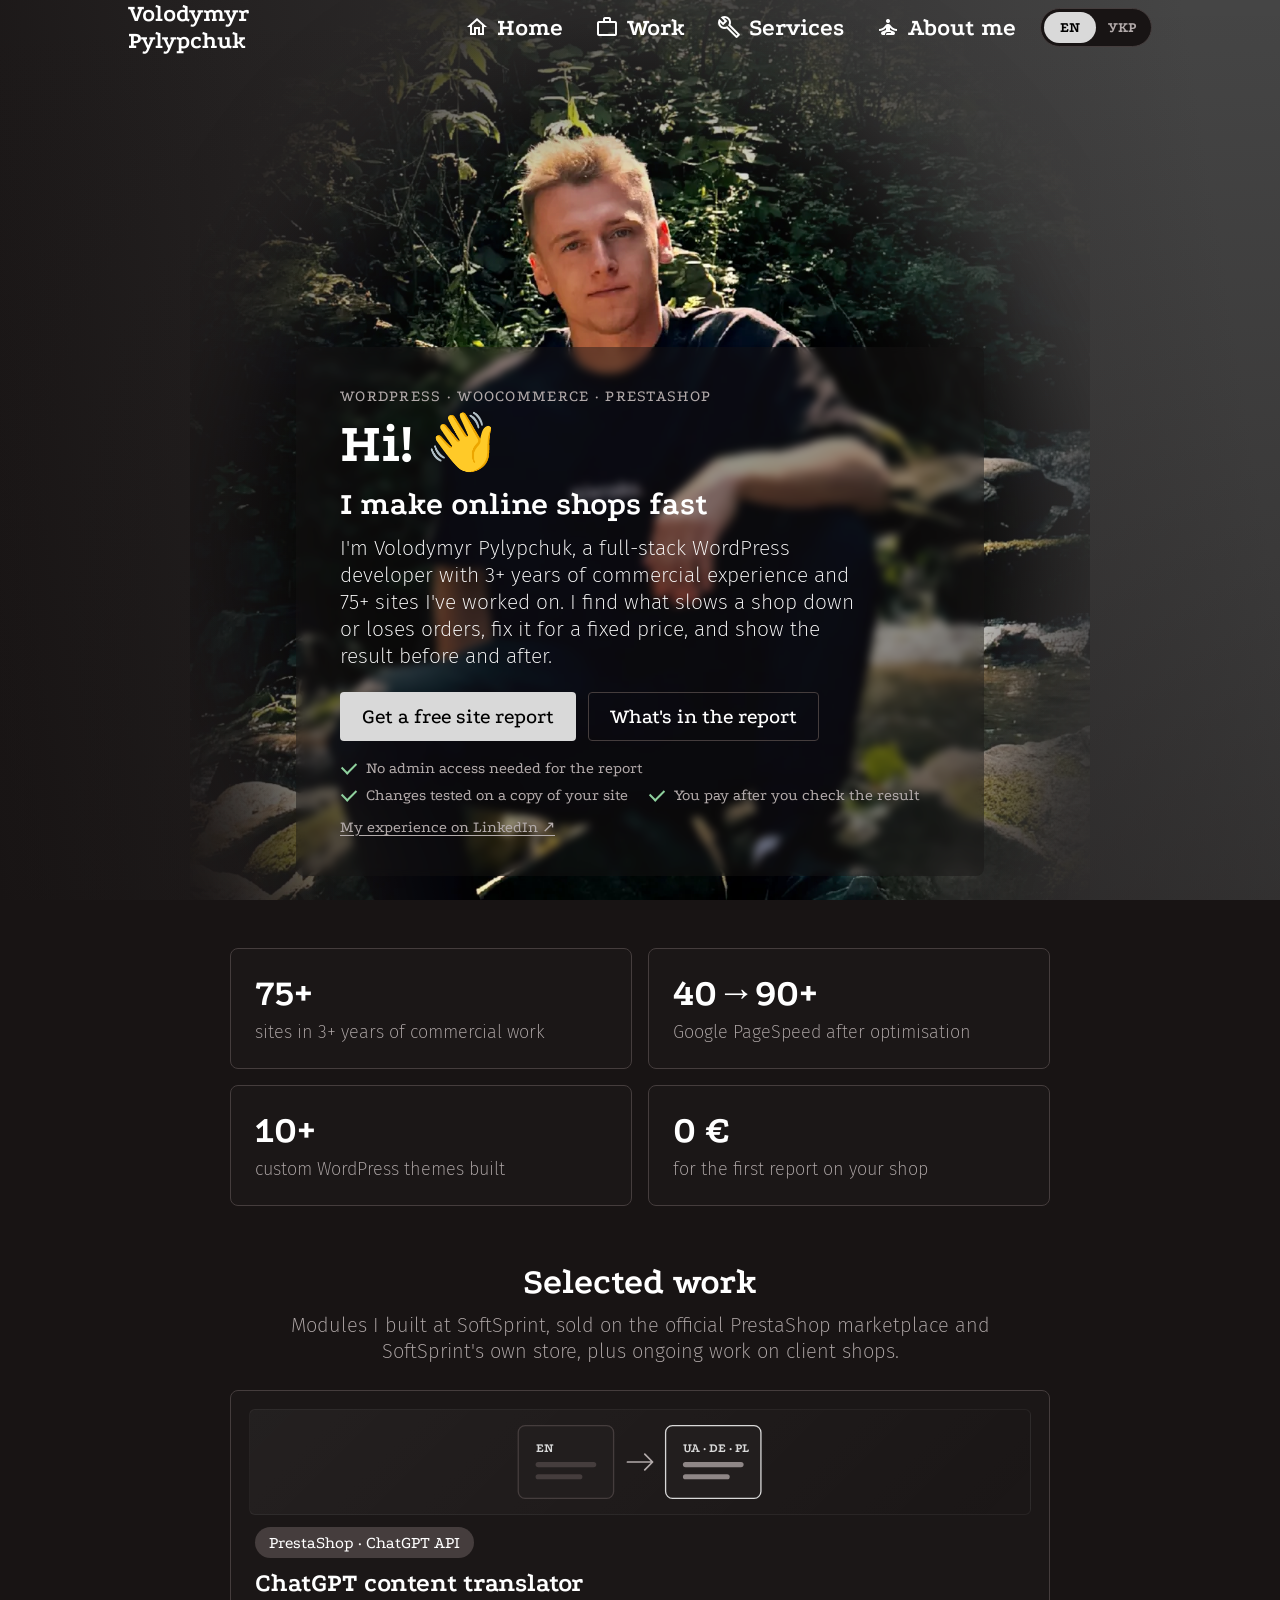
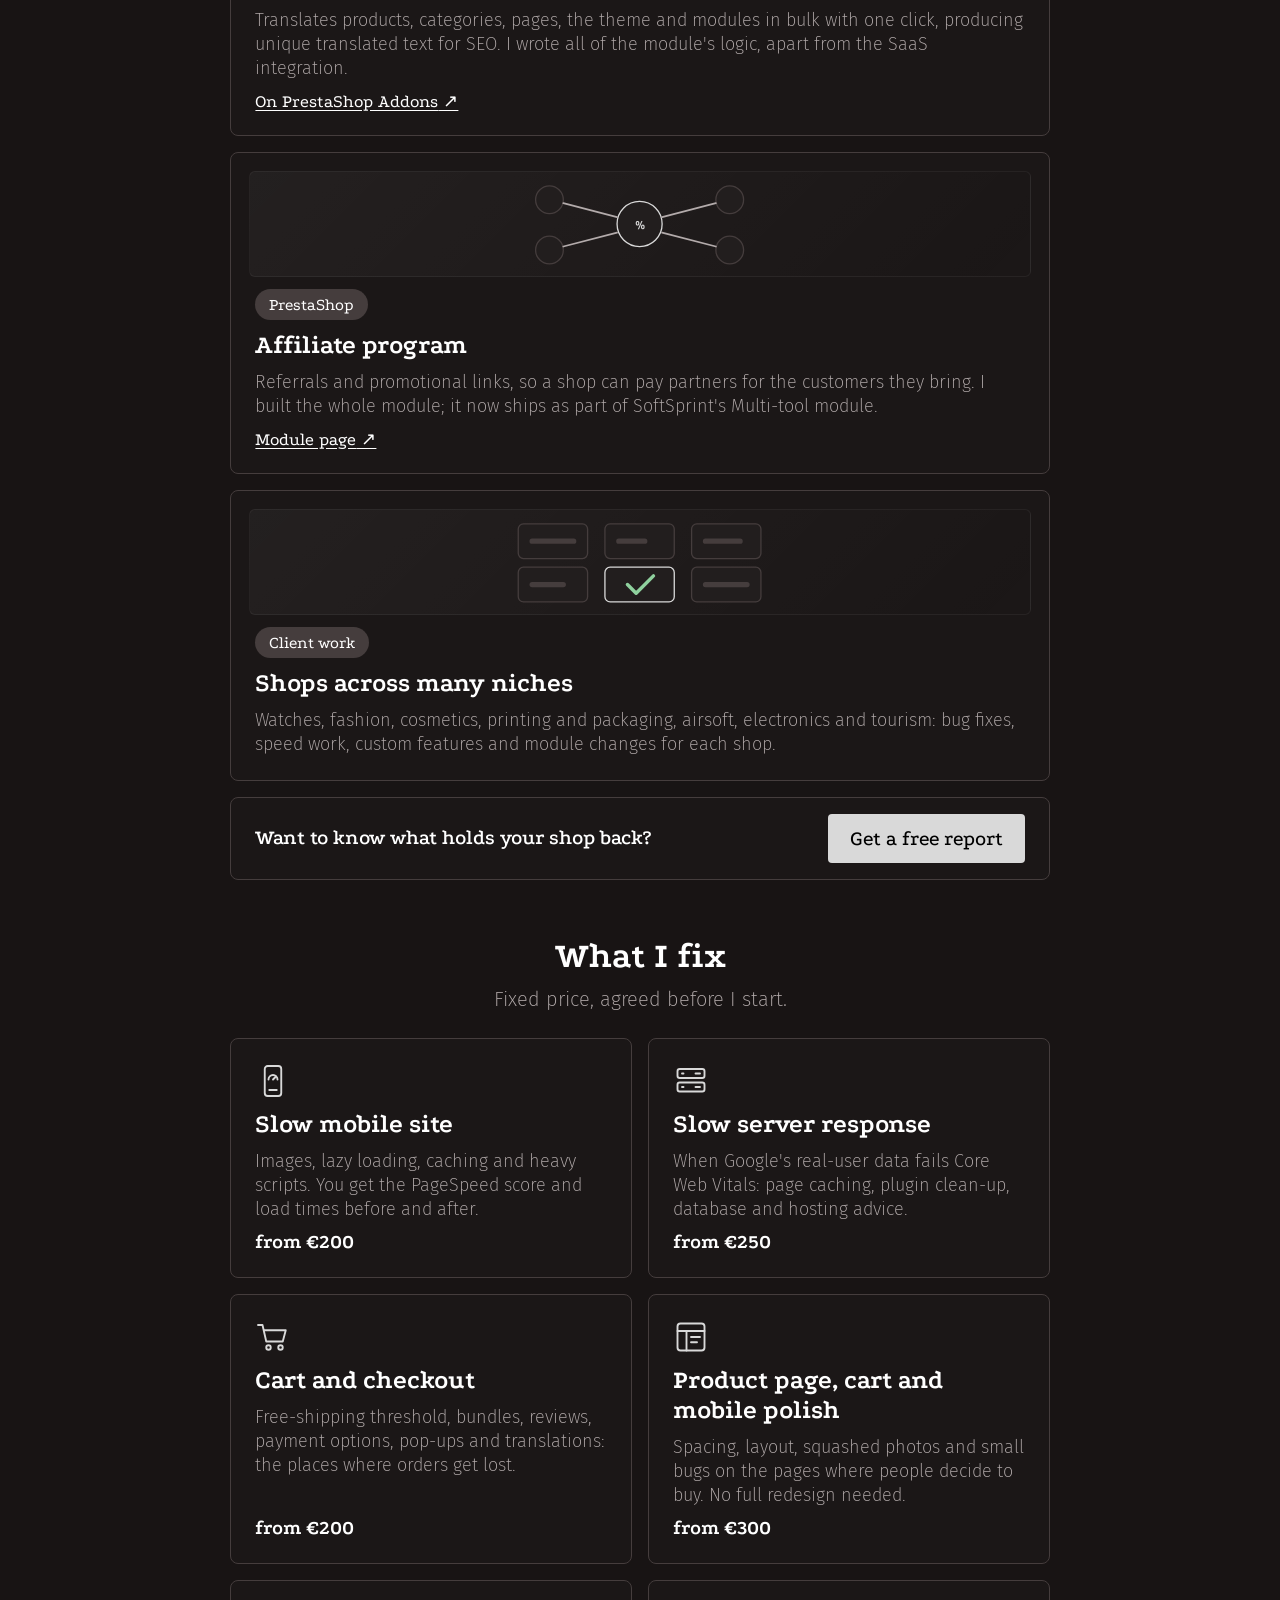
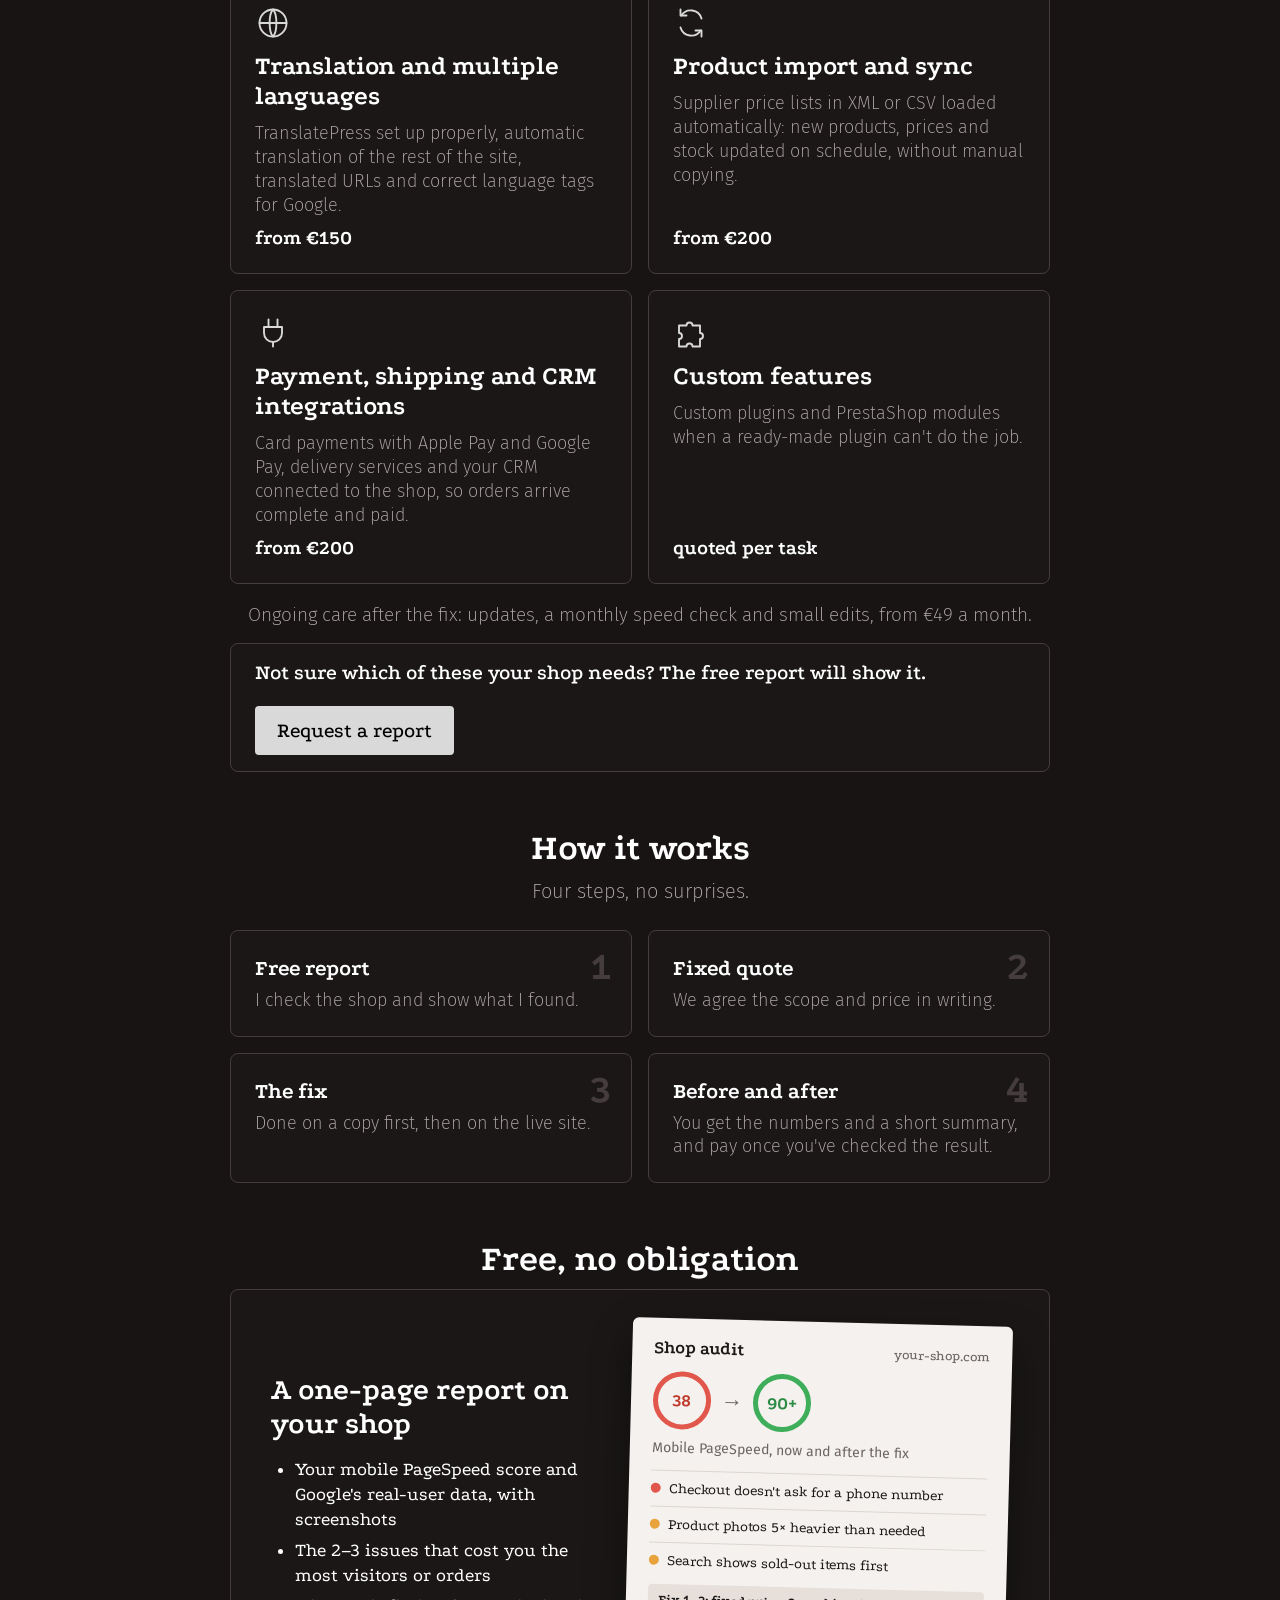
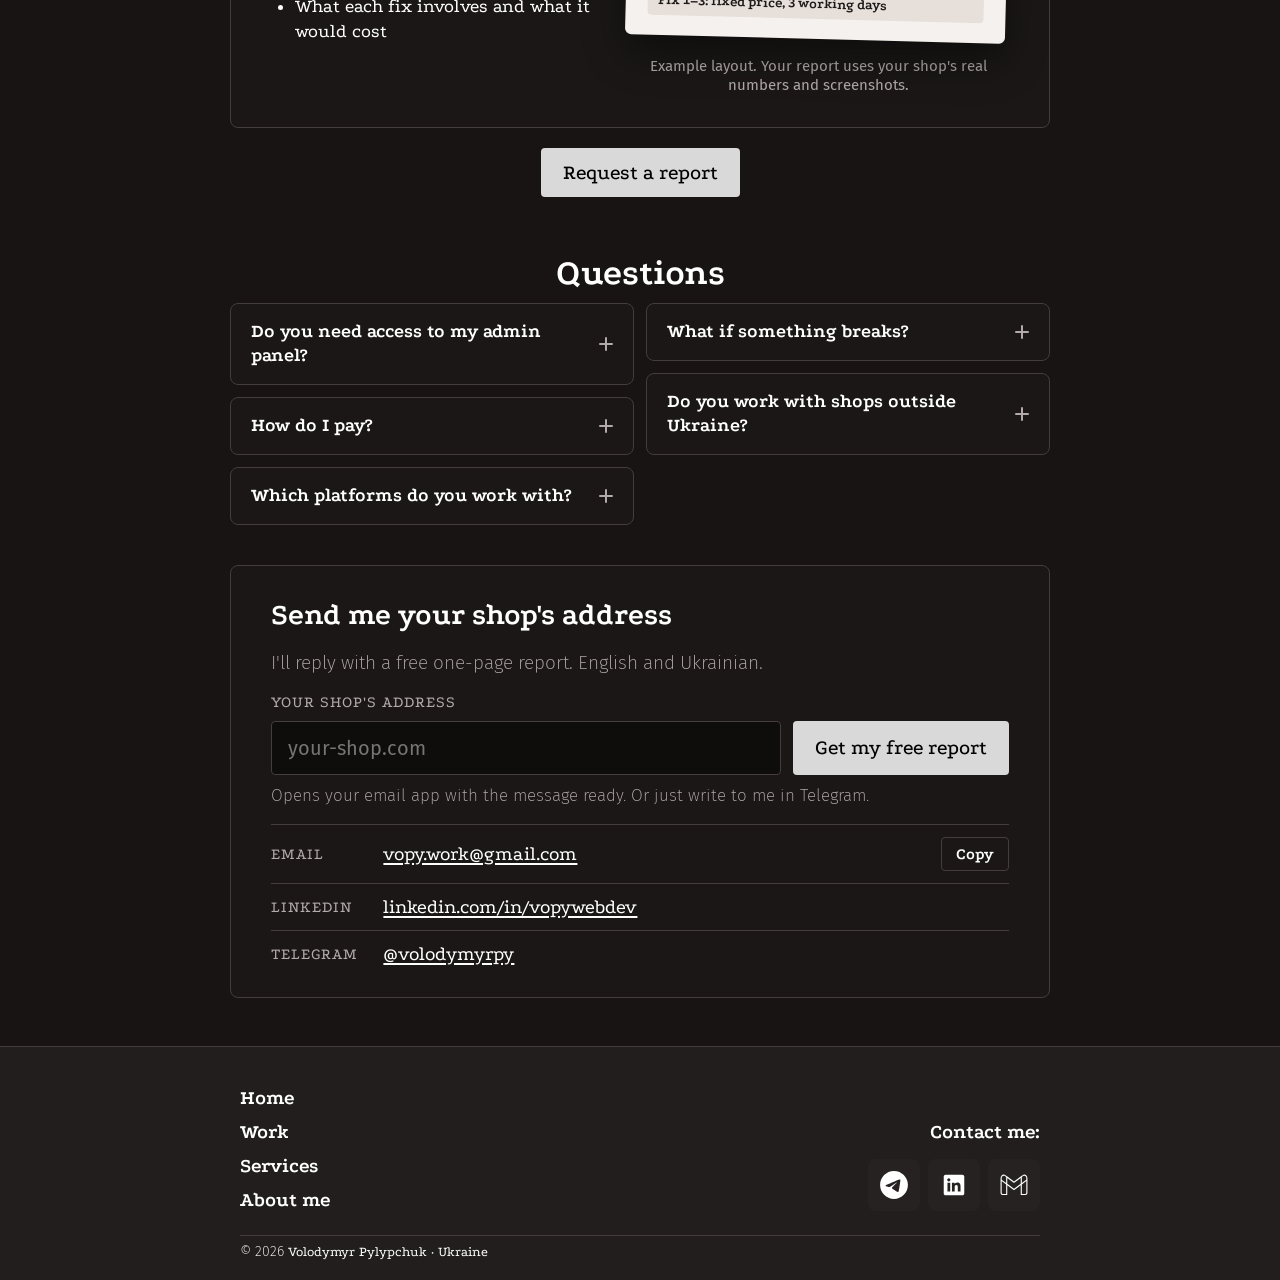
<file: index.html>
<!doctype html>
<html lang="en">
<head>
  <meta charset="utf-8">
  <meta name="viewport" content="width=device-width, initial-scale=1">
  <title data-en="Volodymyr Pylypchuk · WordPress & PrestaShop developer" data-uk="Володимир Пилипчук · розробник WordPress і PrestaShop">Volodymyr Pylypchuk · WordPress & PrestaShop developer</title>
  <meta name="description" content="Volodymyr Pylypchuk, full-stack WordPress, WooCommerce and PrestaShop developer. I make online shops load fast and sell without friction.">
  <meta property="og:type" content="website">
  <meta property="og:title" content="Volodymyr Pylypchuk · WordPress & PrestaShop developer">
  <meta property="og:description" content="Volodymyr Pylypchuk, full-stack WordPress, WooCommerce and PrestaShop developer. I make online shops load fast and sell without friction.">
  <meta property="og:url" content="https://vopy03.github.io/portfolio/">
  <meta property="og:image" content="https://vopy03.github.io/portfolio/assets/img/og.jpg">
  <meta property="og:image:width" content="1200">
  <meta property="og:image:height" content="630">
  <meta name="twitter:card" content="summary_large_image">
  <link rel="canonical" href="https://vopy03.github.io/portfolio/">
  <link rel="icon" href="favicon.ico">
  <link rel="preconnect" href="https://fonts.googleapis.com">
  <link rel="preconnect" href="https://fonts.gstatic.com" crossorigin>
  <link rel="stylesheet" href="https://fonts.googleapis.com/css2?family=Podkova:wght@400;500;600;700&family=Fira+Sans:wght@300&display=swap">
  <link rel="stylesheet" href="https://fonts.googleapis.com/icon?family=Material+Icons+Outlined&display=block">
  <link rel="stylesheet" href="assets/css/style.css">
</head>
<body>
<script>(function(){var h=location.hash.slice(1),s=null;try{s=localStorage.getItem('lang')}catch(e){}var l=h==='uk'||h==='en'?h:(s||((navigator.language||'').toLowerCase().indexOf('uk')===0?'uk':'en'));if(l==='uk')document.body.classList.add('uk')})()</script>
<div class="transit"></div>
  <main>
    <div class="header">
      <a href="index.html" class="plink"><span class="logo-name"><span data-l="en">Volodymyr<br>Pylypchuk</span><span data-l="uk">Володимир<br>Пилипчук</span></span></a>
      <div class="header-right">
        <nav class="header-btns" aria-label="Main">
          <a href="index.html" class="header-btn plink"><span class="material-icons-outlined" aria-hidden="true">home</span><span class="header-btn-label"><span data-l="en">Home</span><span data-l="uk">Головна</span></span></a>
          <a href="index.html#work" class="header-btn"><span class="material-icons-outlined" aria-hidden="true">work_outline</span><span class="header-btn-label"><span data-l="en">Work</span><span data-l="uk">Роботи</span></span></a>
          <a href="index.html#services" class="header-btn"><span class="material-icons-outlined" aria-hidden="true">build</span><span class="header-btn-label"><span data-l="en">Services</span><span data-l="uk">Послуги</span></span></a>
          <a href="about.html" class="header-btn plink"><span class="material-icons-outlined" aria-hidden="true">self_improvement</span><span class="header-btn-label"><span data-l="en">About me</span><span data-l="uk">Про мене</span></span></a>
        </nav>
        <div class="lang" role="group" aria-label="Language">
          <button type="button" data-set="en" aria-pressed="true">EN</button>
          <button type="button" data-set="uk" aria-pressed="false">УКР</button>
        </div>
        <button type="button" class="header-burger-menu-btn" data-menu="open" aria-label="Menu"><span class="material-icons-outlined" aria-hidden="true">menu</span></button>
      </div>
      <div class="offcanvas-backdrop"></div>
      <div class="offcanvas" aria-hidden="true">
        <div class="offcanvas-header">
          <button type="button" class="material-icons-outlined btn-close" data-menu="close" aria-label="Close">close</button>
        </div>
        <div class="offcanvas-body">
          <nav class="header-btns" aria-label="Mobile">
          <a href="index.html" class="header-btn plink"><span class="material-icons-outlined" aria-hidden="true">home</span><span class="header-btn-label"><span data-l="en">Home</span><span data-l="uk">Головна</span></span></a>
          <a href="index.html#work" class="header-btn"><span class="material-icons-outlined" aria-hidden="true">work_outline</span><span class="header-btn-label"><span data-l="en">Work</span><span data-l="uk">Роботи</span></span></a>
          <a href="index.html#services" class="header-btn"><span class="material-icons-outlined" aria-hidden="true">build</span><span class="header-btn-label"><span data-l="en">Services</span><span data-l="uk">Послуги</span></span></a>
          <a href="about.html" class="header-btn plink"><span class="material-icons-outlined" aria-hidden="true">self_improvement</span><span class="header-btn-label"><span data-l="en">About me</span><span data-l="uk">Про мене</span></span></a>
          </nav>
          <a class="p-more-btn offcanvas-cta" href="#contact"><span data-l="en">Get a free site report</span><span data-l="uk">Отримати безкоштовний звіт</span></a>
        </div>
      </div>
    </div>
    <div class="welcome-block">
      <img alt="Volodymyr Pylypchuk" class="main-pic" src="assets/img/self.webp" width="1200" height="1200" fetchpriority="high">
      <div class="wrapper">
        <div class="first-text">
          <span class="ft-eyebrow">WordPress · WooCommerce · PrestaShop</span>
          <h1 class="ft-accent" data-l="en">Hi! 👋</h1><h1 class="ft-accent" data-l="uk">Привіт! 👋</h1>
          <h2 class="ft-subaccent" data-l="en">
            <div>I make online shops fast</div>
            <div>Fixed price, agreed upfront</div>
            <div>PageSpeed ~40 → 90+</div>
            <div>75+ sites in 3+ years</div>
            <div>I build PrestaShop modules</div>
          </h2>
          <h2 class="ft-subaccent" data-l="uk">
            <div>Роблю магазини швидкими</div>
            <div>Фіксована ціна наперед</div>
            <div>PageSpeed ~40 → 90+</div>
            <div>75+ сайтів за 3+ роки</div>
            <div>Створюю модулі PrestaShop</div>
          </h2>
          <p class="ft-solid" data-l="en">I'm Volodymyr Pylypchuk, a full-stack WordPress developer with 3+ years of commercial experience and 75+ sites I've worked on. I find what slows a shop down or loses orders, fix it for a fixed price, and show the result before and after.</p>
          <p class="ft-solid" data-l="uk">Я Володимир Пилипчук, full-stack розробник на WordPress, понад 3 роки комерційного досвіду і понад 75 сайтів, з якими я працював. Знаходжу, що гальмує магазин або губить замовлення, виправляю за фіксовану ціну й показую результат до і після.</p>
          <div class="ft-cta">
            <a class="p-more-btn" href="#contact"><span data-l="en">Get a free site report</span><span data-l="uk">Отримати безкоштовний звіт</span></a>
            <a class="ghost-btn" href="#report"><span data-l="en">What's in the report</span><span data-l="uk">Що буде у звіті</span></a>
          </div>
          <ul class="ft-trust" data-l="en">
            <li>No admin access needed for the report</li>
            <li>Changes tested on a copy of your site</li>
            <li>You pay after you check the result</li>
          </ul>
          <ul class="ft-trust" data-l="uk">
            <li>Для звіту не потрібен доступ до адмінки</li>
            <li>Зміни спершу перевіряю на копії сайту</li>
            <li>Оплата після того, як перевірите результат</li>
          </ul>
          <a class="ft-linkedin" href="https://www.linkedin.com/in/vopywebdev/" target="_blank" rel="noopener"><span data-l="en">My experience on LinkedIn</span><span data-l="uk">Мій досвід на LinkedIn</span> ↗</a>
        </div>
      </div>
    </div>
    <div class="main-content">
      <div class="wrapper">
        <div class="facts">
          <div class="fact panel"><b>75+</b><span data-l="en">sites in 3+ years of commercial work</span><span data-l="uk">сайтів за 3+ роки комерційного досвіду</span></div>
          <div class="fact panel"><b>40→90+</b><span data-l="en">Google PageSpeed after optimisation</span><span data-l="uk">Google PageSpeed після оптимізації</span></div>
          <div class="fact panel"><b>10+</b><span data-l="en">custom WordPress themes built</span><span data-l="uk">власних тем WordPress</span></div>
          <div class="fact panel"><b data-l="en">0 €</b><b data-l="uk">0 грн</b><span data-l="en">for the first report on your shop</span><span data-l="uk">перший звіт по вашому магазину</span></div>
        </div>

        <div id="work"></div>
        <h3 class="before-projects-label" data-l="en">Selected work</h3><h3 class="before-projects-label" data-l="uk">Вибрані роботи</h3>
        <p class="section-sub" data-l="en">Modules I built at SoftSprint, sold on the official PrestaShop marketplace and SoftSprint's own store, plus ongoing work on client shops.</p><p class="section-sub" data-l="uk">Модулі, які я створив у SoftSprint (продаються на офіційному маркетплейсі PrestaShop і в магазині SoftSprint), і робота з магазинами клієнтів.</p>
        <div class="cards">
          <article class="card panel">
            <div class="card-art" aria-hidden="true">
              <svg viewBox="0 0 320 120" role="presentation">
                <rect x="20" y="18" width="110" height="84" rx="8" class="a-box"/>
                <text x="40" y="48" class="a-label">EN</text>
                <rect x="40" y="60" width="70" height="6" rx="3" class="a-line"/>
                <rect x="40" y="74" width="54" height="6" rx="3" class="a-line"/>
                <path d="M146 60h28m-8-9 9 9-9 9" class="a-arrow"/>
                <rect x="190" y="18" width="110" height="84" rx="8" class="a-box a-hi"/>
                <text x="210" y="48" class="a-label">UA · DE · PL</text>
                <rect x="210" y="60" width="70" height="6" rx="3" class="a-line a-line-hi"/>
                <rect x="210" y="74" width="54" height="6" rx="3" class="a-line a-line-hi"/>
              </svg>
            </div>
            <span class="tag">PrestaShop · ChatGPT API</span>
            <h3 data-l="en">ChatGPT content translator</h3><h3 data-l="uk">Перекладач контенту на ChatGPT</h3>
            <p data-l="en">Translates products, categories, pages, the theme and modules in bulk with one click, producing unique translated text for SEO. I wrote all of the module's logic, apart from the SaaS integration.</p><p data-l="uk">Масово перекладає товари, категорії, сторінки, тему й модулі в один клік і дає унікальні тексти для SEO. Усю логіку модуля написав я, крім інтеграції з SaaS.</p>
            <a class="card-link" href="https://addons.prestashop.com/en/international-localization/95217-translate-all-in-one-using-chatgpt-seo-translation.html" target="_blank" rel="noopener"><span data-l="en">On PrestaShop Addons</span><span data-l="uk">На PrestaShop Addons</span> ↗</a>
          </article>
          <article class="card panel">
            <div class="card-art" aria-hidden="true">
              <svg viewBox="0 0 320 120" role="presentation">
                <circle cx="160" cy="60" r="26" class="a-box a-hi"/>
                <text x="160" y="66" text-anchor="middle" class="a-label">%</text>
                <circle cx="56" cy="32" r="16" class="a-box"/>
                <circle cx="56" cy="90" r="16" class="a-box"/>
                <circle cx="264" cy="32" r="16" class="a-box"/>
                <circle cx="264" cy="90" r="16" class="a-box"/>
                <path d="M72 36l62 16M72 86l62-16M248 36l-62 16M248 86l-62-16" class="a-arrow"/>
              </svg>
            </div>
            <span class="tag">PrestaShop</span>
            <h3 data-l="en">Affiliate program</h3><h3 data-l="uk">Партнерська програма</h3>
            <p data-l="en">Referrals and promotional links, so a shop can pay partners for the customers they bring. I built the whole module; it now ships as part of SoftSprint's Multi-tool module.</p><p data-l="uk">Реферали й промопосилання, щоб магазин платив партнерам за приведених покупців. Модуль повністю мій, зараз він входить до модуля Multi-tool від SoftSprint.</p>
            <a class="card-link" href="https://softsprint.net/2023/10/14/affiliate-program-with-referrals-promotional-links-prestashop-module/" target="_blank" rel="noopener"><span data-l="en">Module page</span><span data-l="uk">Сторінка модуля</span> ↗</a>
          </article>
          <article class="card panel">
            <div class="card-art" aria-hidden="true">
              <svg viewBox="0 0 320 120" role="presentation">
                <g class="a-box">
                  <rect x="20" y="16" width="80" height="40" rx="6"/><rect x="120" y="16" width="80" height="40" rx="6"/><rect x="220" y="16" width="80" height="40" rx="6"/>
                  <rect x="20" y="66" width="80" height="40" rx="6"/><rect x="220" y="66" width="80" height="40" rx="6"/>
                </g>
                <rect x="120" y="66" width="80" height="40" rx="6" class="a-box a-hi"/>
                <path d="M36 36h48M136 36h30M236 36h40M36 86h36M236 86h48" class="a-line-s"/>
                <path d="M146 86l10 10 20-20" class="a-check"/>
              </svg>
            </div>
            <span class="tag" data-l="en">Client work</span><span class="tag" data-l="uk">Для клієнтів</span>
            <h3 data-l="en">Shops across many niches</h3><h3 data-l="uk">Магазини різних ніш</h3>
            <p data-l="en">Watches, fashion, cosmetics, printing and packaging, airsoft, electronics and tourism: bug fixes, speed work, custom features and module changes for each shop.</p><p data-l="uk">Годинники, одяг, косметика, друк і пакування, airsoft, електроніка, туризм: баги, швидкість, власний функціонал і допрацювання модулів під конкретний магазин.</p>
          </article>
        </div>

        <div class="cta-strip panel">
          <p data-l="en">Want to know what holds your shop back?</p><p data-l="uk">Хочете знати, що гальмує ваш магазин?</p>
          <a class="p-more-btn" href="#contact"><span data-l="en">Get a free report</span><span data-l="uk">Отримати звіт</span></a>
        </div>

        <div id="services"></div>
        <h3 class="before-projects-label" data-l="en">What I fix</h3><h3 class="before-projects-label" data-l="uk">Що я виправляю</h3>
        <p class="section-sub" data-l="en">Fixed price, agreed before I start.</p><p class="section-sub" data-l="uk">Фіксована ціна, погоджена до початку.</p>
        <div class="cards four">
          <article class="card panel">
            <svg viewBox="0 0 48 48" class="svc-icon" aria-hidden="true"><rect x="13" y="4" width="22" height="40" rx="4"/><path d="M19 36h10"/><path d="M18 22a6 6 0 0 1 12 0" /><path d="M24 22l4-4"/></svg>
            <h3 data-l="en">Slow mobile site</h3><h3 data-l="uk">Повільна мобільна версія</h3>
            <p data-l="en">Images, lazy loading, caching and heavy scripts. You get the PageSpeed score and load times before and after.</p><p data-l="uk">Зображення, ліниве завантаження, кеш і важкі скрипти. Ви отримуєте оцінку PageSpeed і час завантаження до і після.</p>
            <span class="price" data-l="en">from €200</span><span class="price" data-l="uk">від 4 000 грн</span>
          </article>
          <article class="card panel">
            <svg viewBox="0 0 48 48" class="svc-icon" aria-hidden="true"><rect x="6" y="8" width="36" height="12" rx="3"/><rect x="6" y="26" width="36" height="12" rx="3"/><path d="M12 14h2M12 32h2"/><path d="M30 14h6M30 32h6"/></svg>
            <h3 data-l="en">Slow server response</h3><h3 data-l="uk">Повільна відповідь сервера</h3>
            <p data-l="en">When Google's real-user data fails Core Web Vitals: page caching, plugin clean-up, database and hosting advice.</p><p data-l="uk">Коли реальні дані Google не проходять Core Web Vitals: кеш сторінок, чистка плагінів, база даних і поради щодо хостингу.</p>
            <span class="price" data-l="en">from €250</span><span class="price" data-l="uk">від 5 000 грн</span>
          </article>
          <article class="card panel">
            <svg viewBox="0 0 48 48" class="svc-icon" aria-hidden="true"><path d="M4 8h6l5 22h22l4-15H13"/><circle cx="18" cy="38" r="3"/><circle cx="34" cy="38" r="3"/></svg>
            <h3 data-l="en">Cart and checkout</h3><h3 data-l="uk">Кошик і оформлення замовлення</h3>
            <p data-l="en">Free-shipping threshold, bundles, reviews, payment options, pop-ups and translations: the places where orders get lost.</p><p data-l="uk">Поріг безкоштовної доставки, набори, відгуки, способи оплати, спливні вікна й переклади: місця, де губляться замовлення.</p>
            <span class="price" data-l="en">from €200</span><span class="price" data-l="uk">від 5 000 грн</span>
          </article>
          <article class="card panel">
            <svg viewBox="0 0 48 48" class="svc-icon" aria-hidden="true"><rect x="6" y="6" width="36" height="36" rx="4"/><path d="M6 16h36"/><path d="M18 16v26"/><path d="M24 24h12M24 31h8"/></svg>
            <h3 data-l="en">Product page, cart and mobile polish</h3><h3 data-l="uk">Доопрацювання ключових сторінок</h3>
            <p data-l="en">Spacing, layout, squashed photos and small bugs on the pages where people decide to buy. No full redesign needed.</p><p data-l="uk">Картка товару, кошик і мобільна версія: відступи, сітка, сплющені фото й дрібні баги там, де людина вирішує купити. Без повного редизайну.</p>
            <span class="price" data-l="en">from €300</span><span class="price" data-l="uk">від 6 000 грн</span>
          </article>
          <article class="card panel">
            <svg viewBox="0 0 48 48" class="svc-icon" aria-hidden="true"><circle cx="24" cy="24" r="18"/><path d="M6 24h36"/><path d="M24 6c-6 6-6 30 0 36M24 6c6 6 6 30 0 36"/></svg>
            <h3 data-l="en">Translation and multiple languages</h3><h3 data-l="uk">Переклад і мультимовність</h3>
            <p data-l="en">TranslatePress set up properly, automatic translation of the rest of the site, translated URLs and correct language tags for Google.</p><p data-l="uk">Налаштування TranslatePress, автоматичний переклад решти сайту, перекладені адреси сторінок і правильні мовні теги для Google.</p>
            <span class="price" data-l="en">from €150</span><span class="price" data-l="uk">від 4 000 грн</span>
          </article>
          <article class="card panel">
            <svg viewBox="0 0 48 48" class="svc-icon" aria-hidden="true"><path d="M38 18A15 15 0 0 0 11 14"/><path d="M10 6v8h8"/><path d="M10 30a15 15 0 0 0 27 4"/><path d="M38 42v-8h-8"/></svg>
            <h3 data-l="en">Product import and sync</h3><h3 data-l="uk">Імпорт і синхронізація товарів</h3>
            <p data-l="en">Supplier price lists in XML or CSV loaded automatically: new products, prices and stock updated on schedule, without manual copying.</p><p data-l="uk">Прайси постачальників у XML чи CSV завантажуються автоматично: нові товари, ціни й залишки оновлюються за розкладом, без ручного копіювання.</p>
            <span class="price" data-l="en">from €200</span><span class="price" data-l="uk">від 4 000 грн</span>
          </article>
          <article class="card panel">
            <svg viewBox="0 0 48 48" class="svc-icon" aria-hidden="true"><path d="M18 6v10M30 6v10"/><path d="M12 16h24v8a12 12 0 0 1-24 0z"/><path d="M24 36v6"/></svg>
            <h3 data-l="en">Payment, shipping and CRM integrations</h3><h3 data-l="uk">Інтеграції оплати, доставки й CRM</h3>
            <p data-l="en">Card payments with Apple Pay and Google Pay, delivery services and your CRM connected to the shop, so orders arrive complete and paid.</p><p data-l="uk">Нова Пошта й Укрпошта з вибором відділення, monobank і LiqPay, KeyCRM чи SalesDrive: замовлення приходять повними й оплаченими.</p>
            <span class="price" data-l="en">from €200</span><span class="price" data-l="uk">від 4 000 грн</span>
          </article>
          <article class="card panel">
            <svg viewBox="0 0 48 48" class="svc-icon" aria-hidden="true"><path d="M8 14h10a4 4 0 1 1 8 0h10v10a4 4 0 1 1 0 8v10H26a4 4 0 1 0-8 0H8V32a4 4 0 1 0 0-8z"/></svg>
            <h3 data-l="en">Custom features</h3><h3 data-l="uk">Власний функціонал</h3>
            <p data-l="en">Custom plugins and PrestaShop modules when a ready-made plugin can't do the job.</p><p data-l="uk">Власні плагіни й модулі PrestaShop, коли готовий плагін не справляється.</p>
            <span class="price" data-l="en">quoted per task</span><span class="price" data-l="uk">ціна під задачу</span>
          </article>
        </div>
        <p class="note" data-l="en">Ongoing care after the fix: updates, a monthly speed check and small edits, from €49 a month.</p><p class="note" data-l="uk">Супровід після виправлення: оновлення, щомісячна перевірка швидкості й дрібні правки, від 1 500 грн на місяць.</p>
        <div class="cta-strip panel">
          <p data-l="en">Not sure which of these your shop needs? The free report will show it.</p><p data-l="uk">Не знаєте, що з цього потрібно вашому магазину? Безкоштовний звіт покаже.</p>
          <a class="p-more-btn" href="#contact"><span data-l="en">Request a report</span><span data-l="uk">Замовити звіт</span></a>
        </div>

        <h3 class="before-projects-label" data-l="en">How it works</h3><h3 class="before-projects-label" data-l="uk">Як це працює</h3>
        <p class="section-sub" data-l="en">Four steps, no surprises.</p><p class="section-sub" data-l="uk">Чотири кроки без сюрпризів.</p>
        <ol class="steps">
          <li class="panel"><h3 data-l="en">Free report</h3><h3 data-l="uk">Безкоштовний звіт</h3><p data-l="en">I check the shop and show what I found.</p><p data-l="uk">Перевіряю магазин і показую, що знайшов.</p></li>
          <li class="panel"><h3 data-l="en">Fixed quote</h3><h3 data-l="uk">Фіксована ціна</h3><p data-l="en">We agree the scope and price in writing.</p><p data-l="uk">Погоджуємо обсяг робіт і ціну письмово.</p></li>
          <li class="panel"><h3 data-l="en">The fix</h3><h3 data-l="uk">Виправлення</h3><p data-l="en">Done on a copy first, then on the live site.</p><p data-l="uk">Спершу на копії сайту, потім на робочому.</p></li>
          <li class="panel"><h3 data-l="en">Before and after</h3><h3 data-l="uk">До і після</h3><p data-l="en">You get the numbers and a short summary, and pay once you've checked the result.</p><p data-l="uk">Ви отримуєте цифри й короткий підсумок і платите після того, як перевірите результат.</p></li>
        </ol>

        <div id="report"></div>
        <h3 class="before-projects-label" data-l="en">Free, no obligation</h3><h3 class="before-projects-label" data-l="uk">Безкоштовно, без зобов’язань</h3>
        <div class="report panel">
          <div>
            <h3 data-l="en">A one-page report on your shop</h3><h3 data-l="uk">Звіт на одну сторінку про ваш магазин</h3>
            <ul data-l="en">
              <li>Your mobile PageSpeed score and Google's real-user data, with screenshots</li>
              <li>The 2–3 issues that cost you the most visitors or orders</li>
              <li>What each fix involves and what it would cost</li>
            </ul>
            <ul data-l="uk">
              <li>Оцінка PageSpeed на мобільному і реальні дані Google, зі скріншотами</li>
              <li>2–3 проблеми, через які ви втрачаєте найбільше відвідувачів чи замовлень</li>
              <li>Що потрібно для кожного виправлення і скільки це коштує</li>
            </ul>
          </div>
          <figure class="report-mock" aria-label="Example of the report layout">
            <div class="rm-page">
              <div class="rm-head"><span data-l="en">Shop audit</span><span data-l="uk">Аудит магазину</span><em>your-shop.com</em></div>
              <div class="rm-score">
                <div class="rm-ring rm-bad">38</div>
                <span class="rm-arrow">→</span>
                <div class="rm-ring rm-good">90+</div>
                <span class="rm-cap" data-l="en">Mobile PageSpeed, now and after the fix</span><span class="rm-cap" data-l="uk">PageSpeed на мобільному: зараз і після виправлення</span>
              </div>
              <ol class="rm-issues">
                <li><i class="rm-dot r"></i><span data-l="en">Checkout doesn't ask for a phone number</span><span data-l="uk">Оформлення не просить телефон</span></li>
                <li><i class="rm-dot y"></i><span data-l="en">Product photos 5× heavier than needed</span><span data-l="uk">Фото товарів у 5 разів важчі, ніж треба</span></li>
                <li><i class="rm-dot y"></i><span data-l="en">Search shows sold-out items first</span><span data-l="uk">Пошук показує розпродане першим</span></li>
              </ol>
              <div class="rm-foot"><span data-l="en">Fix 1–3: fixed price, 3 working days</span><span data-l="uk">Виправлення 1–3: фіксована ціна, 3 робочі дні</span></div>
            </div>
            <figcaption data-l="en">Example layout. Your report uses your shop's real numbers and screenshots.</figcaption>
            <figcaption data-l="uk">Приклад макета. У вашому звіті будуть реальні цифри й скріншоти вашого магазину.</figcaption>
          </figure>
        </div>
        <div class="report-cta"><a class="p-more-btn" href="#contact"><span data-l="en">Request a report</span><span data-l="uk">Замовити звіт</span></a></div>

        <h3 class="before-projects-label" data-l="en">Questions</h3><h3 class="before-projects-label" data-l="uk">Питання</h3>
        <div class="faq">
          <div class="faq-col">
            <details class="panel" style="--o:1">
              <summary><span data-l="en">Do you need access to my admin panel?</span><span data-l="uk">Потрібен доступ до адмінки?</span></summary>
              <p data-l="en">Not for the report: I go through the shop the way a customer does. For the fix I'll need access, ideally a separate account you can remove afterwards.</p>
              <p data-l="uk">Для звіту ні: я проходжу магазин так, як це робить покупець. Для виправлень знадобиться доступ, найкраще окремий акаунт, який ви потім видалите.</p>
            </details>
            <details class="panel" style="--o:3">
              <summary><span data-l="en">How do I pay?</span><span data-l="uk">Як оплатити?</span></summary>
              <p data-l="en">The price is fixed and agreed in writing before I start. I'm a registered sole proprietor in Ukraine and send an invoice in EUR or UAH, paid by bank transfer.</p>
              <p data-l="uk">Ціна фіксована й погоджена письмово до початку роботи. Я зареєстрований ФОП в Україні: виставляю рахунок у гривнях або євро, оплата на рахунок.</p>
            </details>
            <details class="panel" style="--o:5">
              <summary><span data-l="en">Which platforms do you work with?</span><span data-l="uk">З якими платформами працюєте?</span></summary>
              <p data-l="en">Mostly WordPress and WooCommerce, and PrestaShop, where I also build modules.</p>
              <p data-l="uk">Здебільшого WordPress і WooCommerce, а також PrestaShop, для якого я пишу модулі.</p>
            </details>
          </div>
          <div class="faq-col">
            <details class="panel" style="--o:2">
              <summary><span data-l="en">What if something breaks?</span><span data-l="uk">А якщо щось зламається?</span></summary>
              <p data-l="en">Changes are made on a copy of your site first. They go to the live shop only after you've seen them, with a backup made beforehand.</p>
              <p data-l="uk">Зміни спершу робляться на копії сайту. На робочий магазин вони потрапляють лише після того, як ви їх побачите, і перед цим робиться резервна копія.</p>
            </details>
            <details class="panel" style="--o:4">
              <summary><span data-l="en">Do you work with shops outside Ukraine?</span><span data-l="uk">Працюєте з магазинами не з України?</span></summary>
              <p data-l="en">Yes. I work in English and Ukrainian, remotely, with shops in any country.</p>
              <p data-l="uk">Так. Працюю віддалено, українською та англійською, з магазинами з будь-якої країни.</p>
            </details>
          </div>
        </div>

        <div style="height:40px"></div>
        <section class="contact panel" id="contact">
          <h3 data-l="en">Send me your shop's address</h3><h3 data-l="uk">Надішліть адресу свого магазину</h3>
          <p data-l="en">I'll reply with a free one-page report. English and Ukrainian.</p><p data-l="uk">Відповім безкоштовним звітом на одну сторінку. Українською та англійською.</p>
          <form class="lead-form" id="lead-form" novalidate>
            <label for="lead-url" class="lf-label"><span data-l="en">Your shop's address</span><span data-l="uk">Адреса вашого магазину</span></label>
            <div class="lf-row">
              <input id="lead-url" name="url" type="text" inputmode="url" autocomplete="url" placeholder="your-shop.com" required>
              <button class="p-more-btn" type="submit"><span data-l="en">Get my free report</span><span data-l="uk">Отримати звіт</span></button>
            </div>
            <p class="lf-hint" data-l="en">Opens your email app with the message ready. Or just write to me in Telegram.</p>
            <p class="lf-hint" data-l="uk">Відкриє вашу пошту з готовим листом. Або просто напишіть мені в Telegram.</p>
          </form>
          <div class="rows">
            <div class="row"><span class="k">Email</span><a class="v" id="v-email" href="mailto:vopy.work@gmail.com">vopy.work@gmail.com</a><button class="copy" type="button" data-copy="v-email"><span data-l="en">Copy</span><span data-l="uk">Копіювати</span></button></div>
            <div class="row"><span class="k">LinkedIn</span><a class="v" href="https://www.linkedin.com/in/vopywebdev/" target="_blank" rel="noopener">linkedin.com/in/vopywebdev</a></div>
            <div class="row"><span class="k">Telegram</span><a class="v" href="https://t.me/volodymyrpy" target="_blank" rel="noopener">@volodymyrpy</a></div>
          </div>
        </section>
      </div>
    </div>
    <a class="sticky-cta p-more-btn" href="#contact" aria-hidden="true" tabindex="-1"><span data-l="en">Get a free site report</span><span data-l="uk">Отримати безкоштовний звіт</span></a>
    <footer>
      <div class="footer-wrapper">
        <div class="footer-main-content">
          <div class="footer-links">
            <a href="index.html" class="footer-link plink"><span data-l="en">Home</span><span data-l="uk">Головна</span></a>
            <a href="index.html#work" class="footer-link"><span data-l="en">Work</span><span data-l="uk">Роботи</span></a>
            <a href="index.html#services" class="footer-link"><span data-l="en">Services</span><span data-l="uk">Послуги</span></a>
            <a href="about.html" class="footer-link plink"><span data-l="en">About me</span><span data-l="uk">Про мене</span></a>
          </div>
          <div class="footer-right-side">
            <div></div>
            <div class="footer-social">
              <div class="footer-social-contact">
                <h4 class="footer-social-title"><span data-l="en">Contact me:</span><span data-l="uk">Зв’язатися зі мною:</span></h4>
                <div class="social-btn-collection">
                  <a href="https://t.me/volodymyrpy" class="footer-social-btn" target="_blank" rel="noopener" aria-label="Telegram"><img alt="" src="assets/img/social/tgIcon.svg" width="28" height="28"></a>
                  <a href="https://www.linkedin.com/in/vopywebdev/" class="footer-social-btn" target="_blank" rel="noopener" aria-label="LinkedIn"><img alt="" src="assets/img/social/lnIcon.svg" width="28" height="28"></a>
                  <a href="mailto:vopy.work@gmail.com" class="footer-social-btn" aria-label="Email"><img alt="" src="assets/img/social/gIcon.svg" width="28" height="28"></a>
                </div>
              </div>
            </div>
          </div>
        </div>
        <p class="footer-underline-text">© 2026 <span data-l="en">Volodymyr Pylypchuk · Ukraine</span><span data-l="uk">Володимир Пилипчук · Україна</span></p>
      </div>
    </footer>
  </main>
  <script src="assets/js/main.js"></script>
</body>
</html>
</file>
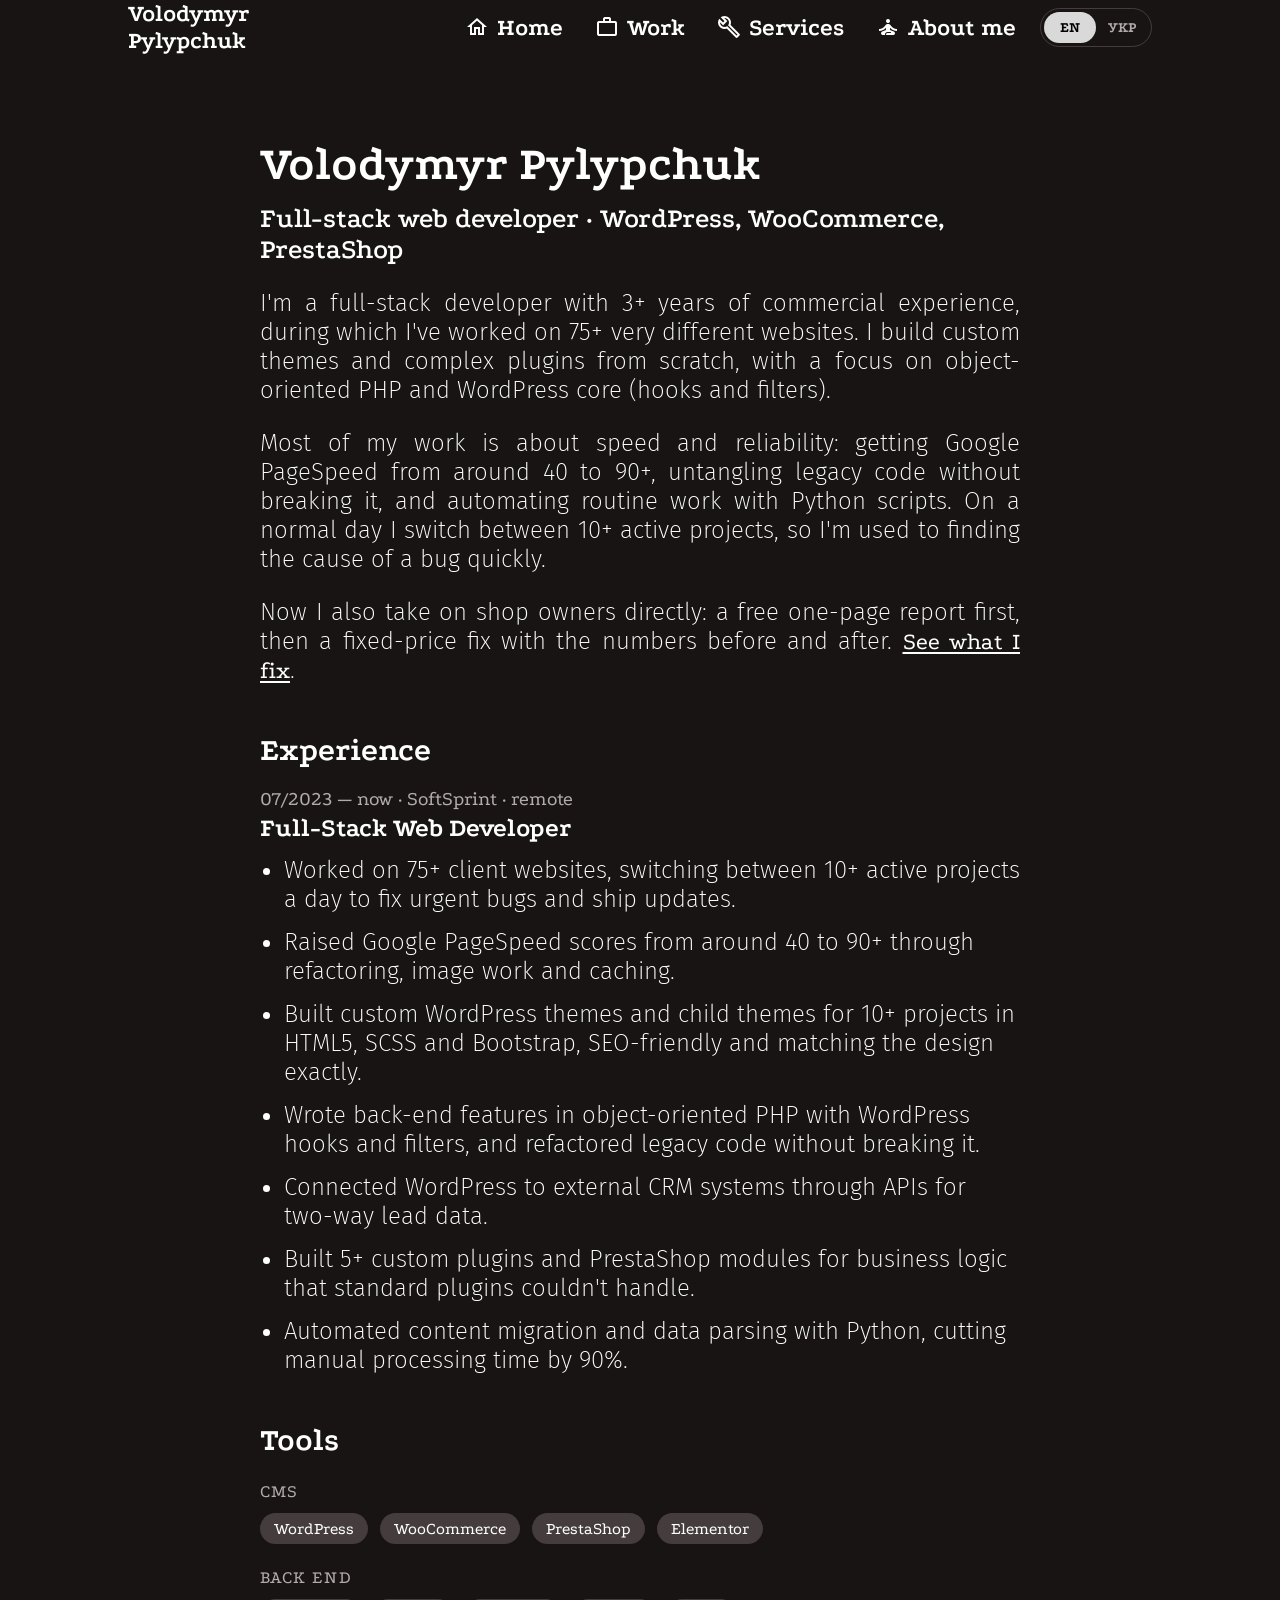
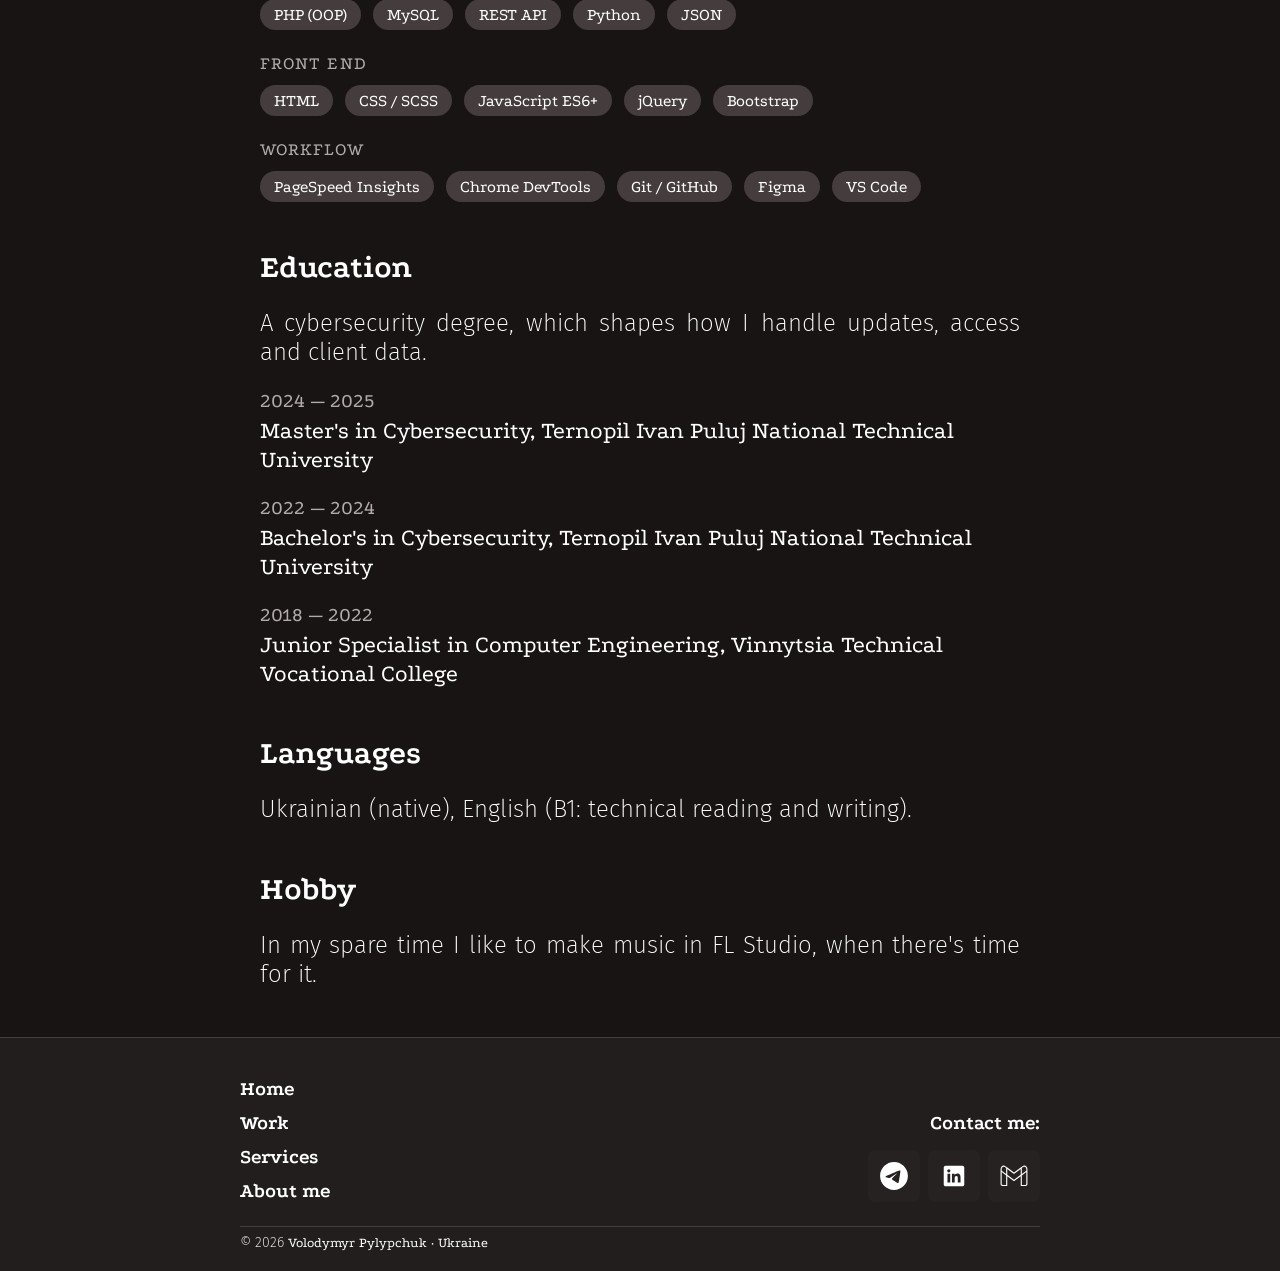
<file: about.html>
<!doctype html>
<html lang="en">
<head>
  <meta charset="utf-8">
  <meta name="viewport" content="width=device-width, initial-scale=1">
  <title data-en="Volodymyr Pylypchuk · About" data-uk="Володимир Пилипчук · Про мене">Volodymyr Pylypchuk · About</title>
  <meta name="description" content="Volodymyr Pylypchuk, full-stack WordPress, WooCommerce and PrestaShop developer. I make online shops load fast and sell without friction.">
  <meta property="og:type" content="website">
  <meta property="og:title" content="Volodymyr Pylypchuk · About">
  <meta property="og:description" content="Volodymyr Pylypchuk, full-stack WordPress, WooCommerce and PrestaShop developer. I make online shops load fast and sell without friction.">
  <meta property="og:url" content="https://vopy03.github.io/portfolio/about.html">
  <meta property="og:image" content="https://vopy03.github.io/portfolio/assets/img/og.jpg">
  <meta property="og:image:width" content="1200">
  <meta property="og:image:height" content="630">
  <meta name="twitter:card" content="summary_large_image">
  <link rel="canonical" href="https://vopy03.github.io/portfolio/about.html">
  <link rel="icon" href="favicon.ico">
  <link rel="preconnect" href="https://fonts.googleapis.com">
  <link rel="preconnect" href="https://fonts.gstatic.com" crossorigin>
  <link rel="stylesheet" href="https://fonts.googleapis.com/css2?family=Podkova:wght@400;500;600;700&family=Fira+Sans:wght@300&display=swap">
  <link rel="stylesheet" href="https://fonts.googleapis.com/icon?family=Material+Icons+Outlined&display=block">
  <link rel="stylesheet" href="assets/css/style.css">
</head>
<body>
<script>(function(){var h=location.hash.slice(1),s=null;try{s=localStorage.getItem('lang')}catch(e){}var l=h==='uk'||h==='en'?h:(s||((navigator.language||'').toLowerCase().indexOf('uk')===0?'uk':'en'));if(l==='uk')document.body.classList.add('uk')})()</script>
<div class="transit"></div>
  <main class="other-main">
    <div class="header">
      <a href="index.html" class="plink"><span class="logo-name"><span data-l="en">Volodymyr<br>Pylypchuk</span><span data-l="uk">Володимир<br>Пилипчук</span></span></a>
      <div class="header-right">
        <nav class="header-btns" aria-label="Main">
          <a href="index.html" class="header-btn plink"><span class="material-icons-outlined" aria-hidden="true">home</span><span class="header-btn-label"><span data-l="en">Home</span><span data-l="uk">Головна</span></span></a>
          <a href="index.html#work" class="header-btn"><span class="material-icons-outlined" aria-hidden="true">work_outline</span><span class="header-btn-label"><span data-l="en">Work</span><span data-l="uk">Роботи</span></span></a>
          <a href="index.html#services" class="header-btn"><span class="material-icons-outlined" aria-hidden="true">build</span><span class="header-btn-label"><span data-l="en">Services</span><span data-l="uk">Послуги</span></span></a>
          <a href="about.html" class="header-btn plink"><span class="material-icons-outlined" aria-hidden="true">self_improvement</span><span class="header-btn-label"><span data-l="en">About me</span><span data-l="uk">Про мене</span></span></a>
        </nav>
        <div class="lang" role="group" aria-label="Language">
          <button type="button" data-set="en" aria-pressed="true">EN</button>
          <button type="button" data-set="uk" aria-pressed="false">УКР</button>
        </div>
        <button type="button" class="header-burger-menu-btn" data-menu="open" aria-label="Menu"><span class="material-icons-outlined" aria-hidden="true">menu</span></button>
      </div>
      <div class="offcanvas-backdrop"></div>
      <div class="offcanvas" aria-hidden="true">
        <div class="offcanvas-header">
          <button type="button" class="material-icons-outlined btn-close" data-menu="close" aria-label="Close">close</button>
        </div>
        <div class="offcanvas-body">
          <nav class="header-btns" aria-label="Mobile">
          <a href="index.html" class="header-btn plink"><span class="material-icons-outlined" aria-hidden="true">home</span><span class="header-btn-label"><span data-l="en">Home</span><span data-l="uk">Головна</span></span></a>
          <a href="index.html#work" class="header-btn"><span class="material-icons-outlined" aria-hidden="true">work_outline</span><span class="header-btn-label"><span data-l="en">Work</span><span data-l="uk">Роботи</span></span></a>
          <a href="index.html#services" class="header-btn"><span class="material-icons-outlined" aria-hidden="true">build</span><span class="header-btn-label"><span data-l="en">Services</span><span data-l="uk">Послуги</span></span></a>
          <a href="about.html" class="header-btn plink"><span class="material-icons-outlined" aria-hidden="true">self_improvement</span><span class="header-btn-label"><span data-l="en">About me</span><span data-l="uk">Про мене</span></span></a>
          </nav>
          <a class="p-more-btn offcanvas-cta" href="index.html#contact"><span data-l="en">Get a free site report</span><span data-l="uk">Отримати безкоштовний звіт</span></a>
        </div>
      </div>
    </div>
    <div class="main-content about-main-content">
      <div class="wrapper">
        <div class="about-text">
          <h1 data-l="en">Volodymyr Pylypchuk</h1><h1 data-l="uk">Володимир Пилипчук</h1>
          <h2 data-l="en">Full-stack web developer · WordPress, WooCommerce, PrestaShop</h2><h2 data-l="uk">Full-stack веброзробник · WordPress, WooCommerce, PrestaShop</h2>
          <p data-l="en">I'm a full-stack developer with 3+ years of commercial experience, during which I've worked on 75+ very different websites. I build custom themes and complex plugins from scratch, with a focus on object-oriented PHP and WordPress core (hooks and filters).</p>
          <p data-l="uk">Я full-stack розробник з понад 3 роками комерційного досвіду, за які попрацював з понад 75 дуже різними сайтами. Створюю власні теми й складні плагіни з нуля, з фокусом на ООП PHP та ядрі WordPress (хуки й фільтри).</p>
          <p data-l="en">Most of my work is about speed and reliability: getting Google PageSpeed from around 40 to 90+, untangling legacy code without breaking it, and automating routine work with Python scripts. On a normal day I switch between 10+ active projects, so I'm used to finding the cause of a bug quickly.</p>
          <p data-l="uk">Більшість моєї роботи про швидкість і надійність: підняти Google PageSpeed приблизно з 40 до 90+, розплутати легасі-код, нічого не зламавши, і автоматизувати рутину скриптами на Python. У звичайний день я перемикаюся між 10+ активними проєктами, тож звик швидко знаходити причину бага.</p>
          <p data-l="en">Now I also take on shop owners directly: a free one-page report first, then a fixed-price fix with the numbers before and after. <a href="index.html#services">See what I fix</a>.</p>
          <p data-l="uk">Тепер я також працюю напряму з власниками магазинів: спершу безкоштовний звіт на одну сторінку, потім виправлення за фіксовану ціну з цифрами до і після. <a href="index.html#services">Що я виправляю</a>.</p>

          <h3 data-l="en">Experience</h3><h3 data-l="uk">Досвід</h3>
          <span class="job-meta">07/2023 — <span data-l="en">now</span><span data-l="uk">зараз</span> · SoftSprint · <span data-l="en">remote</span><span data-l="uk">віддалено</span></span>
          <div class="job-title">Full-Stack Web Developer</div>
          <ul data-l="en">
            <li>Worked on 75+ client websites, switching between 10+ active projects a day to fix urgent bugs and ship updates.</li>
            <li>Raised Google PageSpeed scores from around 40 to 90+ through refactoring, image work and caching.</li>
            <li>Built custom WordPress themes and child themes for 10+ projects in HTML5, SCSS and Bootstrap, SEO-friendly and matching the design exactly.</li>
            <li>Wrote back-end features in object-oriented PHP with WordPress hooks and filters, and refactored legacy code without breaking it.</li>
            <li>Connected WordPress to external CRM systems through APIs for two-way lead data.</li>
            <li>Built 5+ custom plugins and PrestaShop modules for business logic that standard plugins couldn't handle.</li>
            <li>Automated content migration and data parsing with Python, cutting manual processing time by 90%.</li>
          </ul>
          <ul data-l="uk">
            <li>Працював з понад 75 клієнтськими сайтами, щодня перемикаючись між 10+ активними проєктами: термінові баги й оновлення.</li>
            <li>Піднімав оцінку Google PageSpeed приблизно з 40 до 90+ завдяки рефакторингу, оптимізації зображень і кешуванню.</li>
            <li>Розробив власні теми та дочірні теми WordPress для 10+ проєктів на HTML5, SCSS і Bootstrap, SEO-дружні й точно за дизайном.</li>
            <li>Писав бекенд на ООП PHP з хуками й фільтрами WordPress, рефакторив легасі-код, нічого не ламаючи.</li>
            <li>Інтегрував WordPress із зовнішніми CRM через API з двостороннім обміном даними про ліди.</li>
            <li>Створив 5+ власних плагінів і модулів PrestaShop для логіки, з якою не впорались стандартні рішення.</li>
            <li>Автоматизував перенесення контенту й парсинг даних скриптами на Python, скоротивши ручну роботу на 90%.</li>
          </ul>

          <h3 data-l="en">Tools</h3><h3 data-l="uk">Інструменти</h3>
          <div class="tools-group"><span class="label">CMS</span><div class="project-techs-tags-container"><span>WordPress</span><span>WooCommerce</span><span>PrestaShop</span><span>Elementor</span></div></div>
          <div class="tools-group"><span class="label">Back end</span><div class="project-techs-tags-container"><span>PHP (OOP)</span><span>MySQL</span><span>REST API</span><span>Python</span><span>JSON</span></div></div>
          <div class="tools-group"><span class="label">Front end</span><div class="project-techs-tags-container"><span>HTML</span><span>CSS / SCSS</span><span>JavaScript ES6+</span><span>jQuery</span><span>Bootstrap</span></div></div>
          <div class="tools-group"><span class="label" data-l="en">Workflow</span><span class="label" data-l="uk">Робочі інструменти</span><div class="project-techs-tags-container"><span>PageSpeed Insights</span><span>Chrome DevTools</span><span>Git / GitHub</span><span>Figma</span><span>VS Code</span></div></div>

          <h3 data-l="en">Education</h3><h3 data-l="uk">Освіта</h3>
          <p data-l="en">A cybersecurity degree, which shapes how I handle updates, access and client data.</p><p data-l="uk">Освіта з кібербезпеки, тож оновлення, доступи й дані клієнтів я веду обережно.</p>
          <ul class="edu">
            <li><span class="edu-year">2024 — 2025</span><span data-l="en">Master's in Cybersecurity, Ternopil Ivan Puluj National Technical University</span><span data-l="uk">Магістр з кібербезпеки, ТНТУ імені Івана Пулюя</span></li>
            <li><span class="edu-year">2022 — 2024</span><span data-l="en">Bachelor's in Cybersecurity, Ternopil Ivan Puluj National Technical University</span><span data-l="uk">Бакалавр з кібербезпеки, ТНТУ імені Івана Пулюя</span></li>
            <li><span class="edu-year">2018 — 2022</span><span data-l="en">Junior Specialist in Computer Engineering, Vinnytsia Technical Vocational College</span><span data-l="uk">Молодший спеціаліст з комп’ютерної інженерії, Вінницький технічний фаховий коледж</span></li>
          </ul>

          <h3 data-l="en">Languages</h3><h3 data-l="uk">Мови</h3>
          <p data-l="en">Ukrainian (native), English (B1: technical reading and writing).</p><p data-l="uk">Українська (рідна), англійська (B1: технічне читання й листування).</p>

          <h3 data-l="en">Hobby</h3><h3 data-l="uk">Хобі</h3>
          <p data-l="en">In my spare time I like to make music in FL Studio, when there's time for it.</p><p data-l="uk">У вільний час люблю писати музику у FL Studio, коли на це вистачає часу.</p>
        </div>
      </div>
    </div>
    <footer>
      <div class="footer-wrapper">
        <div class="footer-main-content">
          <div class="footer-links">
            <a href="index.html" class="footer-link plink"><span data-l="en">Home</span><span data-l="uk">Головна</span></a>
            <a href="index.html#work" class="footer-link"><span data-l="en">Work</span><span data-l="uk">Роботи</span></a>
            <a href="index.html#services" class="footer-link"><span data-l="en">Services</span><span data-l="uk">Послуги</span></a>
            <a href="about.html" class="footer-link plink"><span data-l="en">About me</span><span data-l="uk">Про мене</span></a>
          </div>
          <div class="footer-right-side">
            <div></div>
            <div class="footer-social">
              <div class="footer-social-contact">
                <h4 class="footer-social-title"><span data-l="en">Contact me:</span><span data-l="uk">Зв’язатися зі мною:</span></h4>
                <div class="social-btn-collection">
                  <a href="https://t.me/volodymyrpy" class="footer-social-btn" target="_blank" rel="noopener" aria-label="Telegram"><img alt="" src="assets/img/social/tgIcon.svg" width="28" height="28"></a>
                  <a href="https://www.linkedin.com/in/vopywebdev/" class="footer-social-btn" target="_blank" rel="noopener" aria-label="LinkedIn"><img alt="" src="assets/img/social/lnIcon.svg" width="28" height="28"></a>
                  <a href="mailto:vopy.work@gmail.com" class="footer-social-btn" aria-label="Email"><img alt="" src="assets/img/social/gIcon.svg" width="28" height="28"></a>
                </div>
              </div>
            </div>
          </div>
        </div>
        <p class="footer-underline-text">© 2026 <span data-l="en">Volodymyr Pylypchuk · Ukraine</span><span data-l="uk">Володимир Пилипчук · Україна</span></p>
      </div>
    </footer>
  </main>
  <script src="assets/js/main.js"></script>
</body>
</html>
</file>
<file: assets/css/style.css>
:root {
  --bg-color: #181414;
  --border-line-color: #453D3D;
  --footer-color: #221E1E;

  --grey-color: #D9D9D9;
  --grey-hover-color: #b9b9b9;
  --muted-color: #b3abab;
}

* {
  box-sizing: border-box;
  padding: 0;
  margin: 0;
  font-family: Podkova, Georgia, serif;
}

html,
body {
  max-width: 100vw;
  overflow-x: hidden;
  scroll-behavior: smooth;
}

body {
  color: white;
  background-color: var(--bg-color);
}

/* language switch: content is written in both languages */
body:not(.uk) [data-l="uk"] { display: none !important; }
body.uk [data-l="en"] { display: none !important; }

a {
  color: inherit;
  text-decoration: none;
}
a:hover {
  color: var(--grey-color);
}
.about-main-content a, .about-project-container p a, .text-link {
  text-decoration: underline;
  text-underline-offset: 3px;
}

:focus-visible {
  outline: 2px solid var(--grey-color);
  outline-offset: 3px;
  border-radius: 4px;
}

.main-content, .header, .wrapper, .footer-wrapper {
  width: 1350px;
  max-width: 1350px;
  margin: 0 auto;
}
.main-content {
  margin-bottom: 48px;
}

/* header */

.header {
  color: white;
  margin-top: 56px;
  position: absolute;
  left: 0;
  right: 0;
  display: flex;
  justify-content: space-between;
  align-items: center;
  gap: 16px;
  z-index: 99;
}

.logo-name {
  font-weight: 700;
  font-size: 24px;
  line-height: 27px;
  user-select: none;
}

.header-right {
  display: flex;
  align-items: center;
  gap: 16px;
}

.header-burger-menu-btn {
  display: none;
  justify-content: center;
  align-items: center;
  cursor: pointer;
  user-select: none;
  background: none;
  border: 0;
  color: inherit;
}
.header-burger-menu-btn span {
  padding: 8px;
  border-radius: 4px;
}
.header-burger-menu-btn:hover > span {
  background-color: var(--footer-color);
}

.header-btns {
  display: flex;
  justify-content: center;
  align-items: center;
  gap: 16px;
}
.header-btn {
  padding: 8px;
  border-radius: 4px;
  display: flex;
  justify-content: center;
  align-items: center;
  position: relative;
  gap: 8px;
  cursor: pointer;
  user-select: none;
  transition: 0.4s;
}

.header-btn::before {
  position: absolute;
  top: 0;
  left: 0;
  content: '';
  border-radius: inherit;
  width: 100%;
  height: 100%;
  z-index: -1;
  opacity: 0;
  transition: 0.6s;
  background: radial-gradient(250px circle at var(--mouse-x) var(--mouse-y), rgba(255,255,255,0.05), transparent 40%);
}
.header-btn:hover::before {
  opacity: 1;
}

.header-btn:hover {
  background-color: #18141422;
  transition: 0.4s;
}
.header-btn-label {
  font-weight: 700;
  font-size: 24px;
  line-height: 27px;
}

.lang {
  position: relative;
  display: inline-grid;
  grid-template-columns: 1fr 1fr;
  border: 1px solid var(--border-line-color);
  border-radius: 999px;
  padding: 3px;
  background-color: var(--bg-color);
}
/* the light pill slides under the active language */
.lang::before {
  content: '';
  position: absolute;
  top: 3px;
  bottom: 3px;
  left: 3px;
  width: calc(50% - 3px);
  border-radius: 999px;
  background-color: var(--grey-color);
  transition: translate .3s cubic-bezier(.4, 0, .2, 1);
}
body.uk .lang::before {
  translate: 100% 0;
}
.lang button {
  position: relative;
  z-index: 1;
  min-width: 48px;
  font: 700 15px/1 Podkova, Georgia, serif;
  border: 0;
  background: transparent;
  color: var(--muted-color);
  padding: 8px 12px;
  border-radius: 999px;
  cursor: pointer;
  transition: color .3s;
}
.lang button[aria-pressed="true"] {
  color: black;
}
@media (prefers-reduced-motion: reduce) {
  .lang::before { transition: none; }
}

/* header end */

.main-pic {
  position: absolute;
  width: 60%;
  height: 100%;
  bottom: 0;
  right: 0;
  object-position: 0px -10px;
  object-fit: cover;
  user-select: none;
}

.welcome-block {
  position: relative;
  overflow: hidden;
  color: white;
  height: 100vh;
  min-height: 880px;
  background: linear-gradient(180deg, rgba(24, 20, 20, 0) 0%, rgba(24, 20, 20, 0.4) 100%), linear-gradient(261.01deg, #454545 6.83%, #181414 100%);
}
.welcome-block .wrapper {
  position: relative;
  height: 100%;
}
.first-text {
  position: absolute;
  height: fit-content;
  top: 130px; /* below the header, which sits on top of the hero */
  bottom: 32px;
  margin: auto 0;
  padding: 48px 48px;
  background-color: var(--bg-color);
  border-radius: 8px;
}

.ft-eyebrow {
  display: block;
  font-size: 16px;
  letter-spacing: .08em;
  text-transform: uppercase;
  color: var(--muted-color);
  margin-bottom: 8px;
}

.ft-accent {
  font-weight: 700;
  font-size: 56px;
  line-height: 62px;
}
.ft-subaccent {
  margin-top: 12px;
  font-weight: 700;
  font-size: 32px;
  line-height: 36px;
  position: relative;
  overflow: hidden;
  height: 36px;
  max-width: 100%;
  display: flex;
  flex-direction: column;
  vertical-align: middle;
}
.ft-subaccent div {
  word-wrap: normal;
  max-width: 539px;
  position: relative;
  margin-top: -0px;
  flex: 0 0 100%;
  white-space: nowrap;
  overflow: hidden;
  text-overflow: ellipsis;
  transition: margin-top 1s ease-in-out;
}

.ft-solid {
  margin-top: 12px;
  width: 520px;
  font-family: Candara, 'Fira Sans', sans-serif;
  font-style: normal;
  font-weight: 200;
  font-size: 21px;
  line-height: 27px;
}

.ft-cta {
  margin-top: 22px;
  display: flex;
  flex-wrap: wrap;
  gap: 12px;
}

/* buttons */

.p-more-btn {
  display: inline-block;
  color: black;
  font-weight: 500;
  font-size: 21px;
  background: var(--grey-color);
  border-radius: 4px;
  padding: 13px 22px;
  cursor: pointer;
  user-select: none;
  transition: .4s;
}
.p-more-btn:hover {
  color: black;
  background-color: var(--grey-hover-color);
  transition: .4s;
}
.ghost-btn {
  display: inline-block;
  color: white;
  font-weight: 500;
  font-size: 21px;
  border: 1px solid var(--border-line-color);
  border-radius: 4px;
  padding: 12px 21px;
  transition: .4s;
}
.ghost-btn:hover {
  background-color: var(--footer-color);
}

/* main content indexjs */

.before-projects-label {
  color: white;
  position: relative;
  margin: 56px auto 10px;
  width: fit-content;
  max-width: 100%;
  text-align: center;
  font-weight: 700;
  font-size: 36px;
  line-height: 40px;
}
.section-sub {
  margin: 0 auto 26px;
  max-width: 760px;
  text-align: center;
  font-family: Candara, 'Fira Sans', sans-serif;
  font-weight: 200;
  font-size: 20px;
  line-height: 26px;
  color: var(--muted-color);
}

/* glowing panels: everything with a border reacts to the cursor */

.project-item, .panel {
  color: white;
  position: relative;
  background-color: rgba(255, 255, 255, 0.01);
  border: 1px solid var(--border-line-color);
  border-radius: 8px;
}
.project-item::before, .panel::before {
  position: absolute;
  top: 0;
  left: 0;
  content: '';
  border-radius: inherit;
  width: 100%;
  height: 100%;
  z-index: -1;
  opacity: 0;
  transition: 0.6s;
  background: radial-gradient(2800px circle at var(--mouse-x) var(--mouse-y), rgba(255,255,255,0.05), transparent 40%);
}
.project-item:hover::before, .panel:hover::before {
  opacity: 1;
}
.panel {
  padding: 24px;
}

/* numbers */

.facts {
  margin-top: 48px;
  display: grid;
  grid-template-columns: repeat(4, 1fr);
  gap: 16px;
}
.fact {
  display: grid;
  gap: 6px;
  align-content: start;
}
.fact b {
  font-weight: 700;
  font-size: 38px;
  line-height: 1.1;
}
.fact span {
  font-family: Candara, 'Fira Sans', sans-serif;
  font-weight: 200;
  font-size: 18px;
  line-height: 23px;
  color: var(--muted-color);
}

/* cards: work, services */

.cards {
  display: grid;
  grid-template-columns: repeat(3, 1fr);
  gap: 16px;
}
.cards.two {
  grid-template-columns: repeat(2, 1fr);
}
.cards.four {
  grid-template-columns: repeat(4, 1fr);
}
.card {
  display: flex;
  flex-direction: column;
  gap: 10px;
  min-width: 0;
}
.card h3 {
  font-weight: 700;
  font-size: 26px;
  line-height: 30px;
}
.card p {
  font-family: Candara, 'Fira Sans', sans-serif;
  font-weight: 200;
  font-size: 18px;
  line-height: 24px;
  color: var(--muted-color);
}
.card .card-link {
  margin-top: auto;
  font-size: 18px;
  text-decoration: underline;
  text-underline-offset: 3px;
}
.tag, .project-techs-tags-container span {
  align-self: flex-start;
  background-color: var(--border-line-color);
  padding: 6px 14px;
  border-radius: 20px;
  font-size: 17px;
  user-select: none;
}
.card .price {
  margin-top: auto;
  font-weight: 700;
  font-size: 20px;
}
.note {
  margin-top: 18px;
  text-align: center;
  font-family: Candara, 'Fira Sans', sans-serif;
  font-weight: 200;
  font-size: 19px;
  line-height: 25px;
  color: var(--muted-color);
}

/* free report */

.report {
  display: grid;
  grid-template-columns: 1fr auto;
  align-items: center;
  gap: 32px;
  padding: 32px 40px;
}
.report h3 {
  font-weight: 700;
  font-size: 30px;
  line-height: 34px;
}
.report ul {
  margin-top: 16px;
  padding-left: 24px;
  display: grid;
  gap: 6px;
  font-family: Candara, 'Fira Sans', sans-serif;
  font-weight: 200;
  font-size: 19px;
  line-height: 25px;
}

/* process */

.steps {
  list-style: none;
  display: grid;
  grid-template-columns: repeat(4, 1fr);
  gap: 16px;
  counter-reset: s;
}
.steps li {
  counter-increment: s;
  display: grid;
  gap: 8px;
  align-content: start;
}
.steps li::after {
  content: counter(s);
  position: absolute;
  top: 16px;
  right: 20px;
  font-weight: 700;
  font-size: 40px;
  line-height: 1;
  color: var(--border-line-color);
}
.steps h3 {
  font-weight: 700;
  font-size: 22px;
  line-height: 26px;
  padding-right: 40px;
}
.steps p {
  font-family: Candara, 'Fira Sans', sans-serif;
  font-weight: 200;
  font-size: 18px;
  line-height: 23px;
  color: var(--muted-color);
}

/* earlier projects */

.project-item {
  width: 100%;
  height: fit-content;
  padding: 64px 100px;
  margin-bottom: 32px;
}

.p-all-info {
  display: flex;
  align-items: center;
  gap: 100px;
  margin-bottom: 40px;
}

.p-logo {
  width: fit-content;
  flex-shrink: 0;
}
.p-logo img {
  object-fit: contain;
  width: 350px;
  height: 180px;
}

.p-title {
  font-weight: 700;
  font-size: 48px;
  line-height: 53px;
}

.p-desc {
  margin-top: 12px;
  font-weight: 500;
  font-size: 24px;
  line-height: 27px;
}

.p-bottom {
  display: flex;
  justify-content: flex-end;
}

/* contact */

.contact {
  display: grid;
  gap: 18px;
  padding: 32px 40px;
}
.contact h3 {
  font-weight: 700;
  font-size: 30px;
  line-height: 34px;
}
.contact > p {
  font-family: Candara, 'Fira Sans', sans-serif;
  font-weight: 200;
  font-size: 19px;
  line-height: 25px;
  color: var(--muted-color);
  max-width: 760px;
}
.rows {
  display: grid;
  gap: 12px;
}
.row {
  display: flex;
  align-items: center;
  justify-content: space-between;
  gap: 12px;
  flex-wrap: wrap;
  border-top: 1px solid var(--border-line-color);
  padding-top: 12px;
}
.row .k {
  font-size: 16px;
  letter-spacing: .06em;
  text-transform: uppercase;
  color: var(--muted-color);
  min-width: 100px;
}
.row .v {
  flex: 1;
  font-size: 20px;
  overflow-wrap: anywhere;
}
.row a.v {
  text-decoration: underline;
  text-underline-offset: 3px;
}
.copy {
  font: 700 16px/1 Podkova, Georgia, serif;
  background: transparent;
  color: white;
  border: 1px solid var(--border-line-color);
  border-radius: 4px;
  padding: 8px 14px;
  cursor: pointer;
}
.copy:hover {
  background-color: var(--footer-color);
}


/* hero: reasons to trust + small LinkedIn link */

.ft-trust {
  margin-top: 20px;
  list-style: none;
  display: grid;
  gap: 6px;
  font-family: Candara, 'Fira Sans', sans-serif;
  font-weight: 300;
  font-size: 18px;
  line-height: 23px;
  color: var(--muted-color);
}
.ft-trust li {
  position: relative;
  padding-left: 26px;
}
.ft-trust li::before {
  content: '';
  position: absolute;
  left: 2px;
  top: 5px;
  width: 12px;
  height: 7px;
  border-left: 2px solid #8fd19e;
  border-bottom: 2px solid #8fd19e;
  transform: rotate(-45deg);
}
.ft-linkedin {
  display: inline-block;
  margin-top: 14px;
  font-size: 17px;
  color: var(--muted-color);
  text-decoration: underline;
  text-underline-offset: 3px;
}
.ft-linkedin:hover { color: white; }

/* illustrations on cards */

.card-art {
  margin: -6px -6px 2px;
  border-radius: 6px;
  background: linear-gradient(135deg, rgba(255,255,255,.04), rgba(255,255,255,0));
  border: 1px solid rgba(255,255,255,.05);
}
.card-art svg { display: block; width: 100%; height: 104px; }
.card-art .a-box, .card-art .a-box rect { fill: #221e1e; stroke: var(--border-line-color); stroke-width: 1.5; }
.card-art .a-hi { stroke: var(--grey-color); }
.card-art .a-line { fill: var(--border-line-color); }
.card-art .a-line-hi { fill: #8f8787; }
.card-art .a-line-s { stroke: var(--border-line-color); stroke-width: 6; stroke-linecap: round; fill: none; }
.card-art .a-label { fill: var(--grey-color); font: 700 15px Podkova, Georgia, serif; }
.card-art .a-arrow { stroke: var(--muted-color); stroke-width: 2; fill: none; stroke-linecap: round; stroke-linejoin: round; }
.card-art .a-check { stroke: #8fd19e; stroke-width: 4; fill: none; stroke-linecap: round; stroke-linejoin: round; }

.svc-icon {
  width: 36px;
  height: 36px;
  fill: none;
  stroke: var(--grey-color);
  stroke-width: 2.5;
  stroke-linecap: round;
  stroke-linejoin: round;
}

/* call-to-action strip between sections */

.cta-strip {
  margin-top: 16px;
  display: flex;
  align-items: center;
  justify-content: space-between;
  gap: 20px;
  flex-wrap: wrap;
  padding: 16px 24px;
}
.cta-strip p {
  font-size: 21px;
  line-height: 26px;
  font-weight: 600;
}

/* free report: mock-up of the deliverable */

.report-mock { margin: 0; width: 380px; }
.rm-page {
  background: #f4f1ee;
  color: #1d1a1a;
  border-radius: 6px;
  padding: 20px 22px;
  box-shadow: 0 18px 40px rgba(0,0,0,.45);
  transform: rotate(1.5deg);
  display: grid;
  gap: 14px;
}
.rm-head { display: flex; justify-content: space-between; align-items: baseline; font-weight: 700; font-size: 18px; }
.rm-head em { font-style: normal; font-weight: 500; font-size: 14px; color: #6d6464; }
.rm-score { display: flex; align-items: center; gap: 10px; flex-wrap: wrap; }
.rm-ring {
  width: 58px; height: 58px; border-radius: 50%;
  display: grid; place-items: center;
  font-weight: 700; font-size: 18px;
  border: 5px solid;
}
.rm-bad { border-color: #e2574c; color: #c0392b; }
.rm-good { border-color: #3fae5a; color: #2e8b46; }
.rm-arrow { font-size: 22px; color: #6d6464; }
.rm-cap { flex-basis: 100%; font-family: Candara, 'Fira Sans', sans-serif; font-size: 14px; color: #6d6464; }
.rm-issues { list-style: none; display: grid; gap: 8px; font-family: Candara, 'Fira Sans', sans-serif; font-size: 15px; line-height: 19px; }
.rm-issues li { display: flex; gap: 8px; align-items: flex-start; border-top: 1px solid #ddd6d0; padding-top: 8px; }
.rm-dot { flex: 0 0 10px; height: 10px; border-radius: 50%; margin-top: 4px; }
.rm-dot.r { background: #e2574c; }
.rm-dot.y { background: #e8a33d; }
.rm-foot { font-weight: 700; font-size: 14px; background: #e7e0da; border-radius: 4px; padding: 8px 10px; }
.report-mock figcaption {
  margin-top: 18px;
  font-family: Candara, 'Fira Sans', sans-serif;
  font-size: 15px;
  line-height: 19px;
  color: var(--muted-color);
  text-align: center;
}
.report-cta { margin-top: 20px; display: flex; justify-content: center; }

/* questions */

/* two independent stacks: opening an answer only pushes down its own column */
.faq { display: grid; grid-template-columns: 1fr 1fr; align-items: start; gap: 12px; }
.faq-col { display: grid; gap: 12px; align-content: start; }
.faq details.panel { padding: 0; }
.faq summary {
  cursor: pointer;
  list-style: none;
  padding: 16px 48px 16px 20px;
  font-weight: 700;
  font-size: 19px;
  line-height: 24px;
  position: relative;
}
.faq summary::-webkit-details-marker { display: none; }
.faq summary::before, .faq summary::after {
  content: '';
  position: absolute;
  top: 50%;
  background-color: var(--muted-color);
  border-radius: 1px;
  transition: transform .3s ease;
}
.faq summary::after { right: 20px; width: 14px; height: 2px; margin-top: -1px; }
.faq summary::before { right: 26px; width: 2px; height: 14px; margin-top: -7px; }
.faq:not(.js-faq) details[open] summary::before,
.faq details.expanded summary::before { transform: scaleY(0); }
.faq details p { transition: opacity .3s ease; }
.faq details.collapsing p { opacity: 0; }
.faq details p {
  padding: 0 20px 18px;
  font-family: Candara, 'Fira Sans', sans-serif;
  font-weight: 200;
  font-size: 17px;
  line-height: 23px;
  color: var(--muted-color);
}

/* contact: one-field request form */

.contact { grid-template-columns: minmax(0, 1fr); }
.lead-form { display: grid; grid-template-columns: minmax(0, 1fr); gap: 10px; min-width: 0; }
.lf-label { font-size: 16px; letter-spacing: .06em; text-transform: uppercase; color: var(--muted-color); }
.lf-row { display: flex; gap: 12px; flex-wrap: wrap; }
.lf-row input {
  flex: 1 1 260px;
  min-width: 0;
  background: #0f0c0c;
  color: white;
  border: 1px solid var(--border-line-color);
  border-radius: 4px;
  padding: 14px 16px;
  font: 400 20px Candara, 'Fira Sans', sans-serif;
}
.lf-row input:focus { outline: 2px solid var(--grey-color); outline-offset: 1px; }
.lf-row input.invalid { border-color: #e2574c; }
.lf-row button { border: 0; font-family: Podkova, Georgia, serif; }
.lf-hint { font-family: Candara, 'Fira Sans', sans-serif; font-weight: 200; font-size: 17px; color: var(--muted-color); }

/* sticky button on phones */

.sticky-cta { display: none; }
@media only screen and (max-width: 750px) {
  .sticky-cta {
    display: block;
    position: fixed;
    left: 5%;
    right: 5%;
    bottom: 14px;
    z-index: 50;
    text-align: center;
    box-shadow: 0 8px 24px rgba(0,0,0,.5);
    transform: translateY(140%);
    transition: transform .35s ease;
  }
  .sticky-cta.show { transform: none; }
  .ft-trust { margin-top: 14px; font-size: 15px; line-height: 19px; gap: 4px; }
  .ft-trust li::before { top: 3px; }
  .ft-linkedin { margin-top: 10px; font-size: 15px; }
  .cta-strip { padding: 20px 24px; }
  .cta-strip p { font-size: 20px; line-height: 25px; }
  .report-mock { width: 100%; max-width: 360px; justify-self: center; }
  .faq { grid-template-columns: 1fr; }
  .faq-col { display: contents; }
  .faq details { order: var(--o); }
  .faq summary { font-size: 18px; line-height: 23px; padding: 14px 44px 14px 18px; }
  .faq details p { padding: 0 18px 16px; font-size: 17px; line-height: 22px; }
  .lf-row button { width: 100%; }
  .svc-icon { width: 36px; height: 36px; }
}

/* footer */

footer {
  background-color: var(--footer-color);
  margin-top: 48px;
  width: 100%;
  border-top: 1px solid var(--border-line-color);
  padding: 40px 0 20px 0;
}

.footer-wrapper {
  position: relative;
  padding: 0 112px;
  display: flex;
  flex-direction: column;
  justify-content: space-between;
}

.footer-links {
  color: white;
  font-weight: 700;
  font-size: 20px;
  line-height: 22px;
  width: fit-content;
  display: flex;
  flex-direction: column;
  gap: 12px;
}

.footer-main-content {
  display: flex;
  justify-content: space-between;
}

.footer-underline-text {
  color: white;
  position: relative;
  font-family: Candara, 'Fira Sans', sans-serif;
  font-weight: 200;
  font-size: 14px;
  line-height: 17px;
  margin-top: 32px;
  bottom: 0;
}
.footer-underline-text::before {
  position: absolute;
  top: -8px;
  content: '';
  height: 1px;
  width: 100%;
  background-color: var(--border-line-color);
}

.footer-right-side {
  display: flex;
  flex-direction: column;
  justify-content: space-between;
}

.footer-social {
  position: relative;
  bottom: 0;
  display: flex;
  gap: 36px;
}

.footer-social-other, .footer-social-contact {
  color: white;
  text-align: right;
}

.footer-social-title {
  font-weight: 700;
  font-size: 20px;
  line-height: 22px;
  margin-bottom: 16px;
}

.footer-social-btn {
  display: inline-block;
  padding: 12px;
  border-radius: 8px;
  background: rgba(255, 255, 255, 0.02);
  cursor: pointer;
  position: relative;
  user-select: none;
  line-height: 0;
}
.footer-social-btn img {
  width: 28px;
  height: 28px;
}
.footer-social-btn::before {
  position: absolute;
  top: 0;
  left: 0;
  content: '';
  border-radius: inherit;
  width: 100%;
  height: 100%;
  background: radial-gradient(80px circle at var(--mouse-x) var(--mouse-y), rgba(255,255,255,0.1), transparent 40%);
  z-index: 2;
  opacity: 0;
  transition: 0.4s;
}
.footer-social-btn:hover::before {
  opacity: 1;
  transition: 0.4s;
}

.social-btn-collection {
  display: flex;
  justify-content: flex-end;
  gap: 8px;
}

/* About page */

.other-main .header {
  position: relative;
}

.about-main-content .wrapper {
  color: white;
  margin-top: 84px;
  min-height: 50vh;
  max-width: 760px;
}

.about-text h1 {
  font-weight: 700;
  font-size: 48px;
  line-height: 53px;
}

.about-text h2 {
  margin-top: 12px;
  font-weight: 600;
  font-size: 28px;
  line-height: 31px;
}
.about-text h3 {
  margin-top: 48px;
  font-weight: 700;
  font-size: 32px;
  line-height: 35px;
}
.about-text p, .about-text li {
  margin-top: 24px;
  font-family: Candara, 'Fira Sans', sans-serif;
  font-weight: 200;
  font-size: 24px;
  line-height: 29px;
}
.about-text p {
  text-align: justify;
}
.about-text ul {
  padding-left: 24px;
}
.about-text li {
  margin-top: 14px;
}

.job-meta, .edu-year {
  display: block;
  margin-top: 20px;
  font-size: 20px;
  color: var(--muted-color);
}
.job-title {
  margin-top: 4px;
  font-weight: 700;
  font-size: 26px;
}
.edu {
  list-style: none;
  padding: 0 !important;
}
.edu li {
  margin-top: 4px;
}
.tools-group {
  margin-top: 24px;
}
.tools-group .label {
  display: block;
  font-size: 18px;
  letter-spacing: .06em;
  text-transform: uppercase;
  color: var(--muted-color);
  margin-bottom: 12px;
}
.tools-group .project-techs-tags-container {
  margin-top: 0;
}

/* project page */

.about-project, .project-techs, .project-rewiew {
  position: relative;
  margin-top: 56px;
  color: white;
  border: 1px solid var(--border-line-color);
  border-radius: 8px;
  padding: 56px 60px;
  margin-bottom: 32px;
  background: rgba(255, 255, 255, 0.01);
}
.about-project::after {
  content: '';
  display: table;
  clear: both;
}

.about-project::before, .project-techs::before, .project-rewiew::before {
  position: absolute;
  top: 0;
  left: 0;
  content: '';
  border-radius: inherit;
  width: 100%;
  height: 100%;
  z-index: -1;
  opacity: 0;
  transition: 0.6s;
  background: radial-gradient(2800px circle at var(--mouse-x) var(--mouse-y), rgba(255,255,255,0.05), transparent 40%);
}
.about-project:hover::before, .project-techs:hover::before, .project-rewiew:hover::before {
  opacity: 1;
}

.project-techs, .project-rewiew {
  margin-top: 32px;
  padding: 40px 60px;
}
.project-techs h3, .project-rewiew h3 {
  font-weight: 700;
  font-size: 40px;
  line-height: 44px;
}

.proj-back {
  position: absolute;
  left: 8px;
  top: 8px;
  font-size: 28px;
  padding: 4px;
  border-radius: 8px;
  cursor: pointer;
  transition: background-color 0.3s;
}
.proj-back:hover {
  transition: background-color 0.3s;
  background-color: var(--footer-color);
}

.about-project h1 {
  position: relative;
  font-weight: 700;
  font-size: 48px;
  line-height: 53px;
}
.about-project h1::before {
  position: absolute;
  bottom: -12px;
  content: '';
  height: 1px;
  background-color: #A3A3A3;
  width: 50%;
}
.about-project-p, .about-project-p-header {
  margin-top: 16px;
  font-weight: 400;
  font-size: 24px;
  line-height: 27px;
  text-align: justify;
  word-wrap: break-word;
  position: relative;
}

.about-project-img {
  display: block;
  margin-top: 16px;
  width: 100%;
  object-fit: contain;
  height: auto;
}

.open_innew {
  font-size: 20px;
  position: absolute;
  top: 0;
}

.about-project-p-header {
  margin-top: 32px;
}

.project-logoimg {
  position: relative;
  top: -56px;
  float: right;
  width: 350px;
  margin-left: 40px;
}
.project-logoimg img {
  object-fit: contain;
  width: 350px;
  height: 180px;
}

.project-techs-tags-container {
  display: flex;
  flex-wrap: wrap;
  gap: 12px;
  margin-top: 28px;
}
.project-techs-tags-container span:hover {
  opacity: 0.8;
}

/* mobile menu (was react-bootstrap Offcanvas) */

.offcanvas {
  position: fixed;
  top: 0;
  right: 0;
  z-index: 1045;
  display: flex;
  flex-direction: column;
  width: 100vw;
  max-width: 100%;
  height: 100vh;
  height: 100dvh;
  color: white;
  visibility: hidden;
  background-color: var(--footer-color);
  border-left: 1px solid var(--border-line-color);
  transform: translateX(100%);
  transition: transform .3s ease-in-out, visibility .3s;
}
.offcanvas.show {
  transform: none;
  visibility: visible;
}
.offcanvas-header {
  display: flex;
  align-items: center;
  justify-content: flex-end;
  padding: 1rem;
}
.offcanvas-body {
  flex-grow: 1;
  padding: 1rem;
  overflow-y: auto;
}
.offcanvas-cta {
  display: block;
  margin: 32px auto 0;
  width: fit-content;
  text-align: center;
}
.btn-close {
  box-sizing: content-box;
  cursor: pointer;
  border-radius: 0.375rem;
  opacity: .7;
  user-select: none;
  padding: 4px;
  font-size: 28px;
  background: none;
  border: 0;
  color: inherit;
}
.offcanvas-backdrop {
  position: fixed;
  top: 0;
  left: 0;
  z-index: 1040;
  width: 100vw;
  height: 100vh;
  background-color: #000;
  opacity: 0;
  pointer-events: none;
  transition: opacity .15s linear;
}
.offcanvas-backdrop.show {
  opacity: 0.5;
  pointer-events: auto;
}

/* transition */

.transit {
  position: fixed;
  top: 0;
  width: 100%;
  height: 100vh;
  background-color: var(--bg-color);
  animation: out 0.5s forwards;
  animation-delay: 0.3s;
  z-index: 100;
  pointer-events: none;
}
@keyframes out {
  from { height: 100vh; }
  to { height: 0vh; }
}

@keyframes in {
  0% { height: 0vh; }
  5% { height: 100vh; }
  90% { height: 100vh; }
  100% { height: 0vh; }
}

.transit-back {
  height: 0vh;
  top: auto;
  bottom: 0;
  animation: in 2.6s forwards;
}

@media (prefers-reduced-motion: reduce) {
  .transit { display: none; }
  .ft-subaccent div { transition: none; }
}

/* scrollbar */

::-webkit-scrollbar {
  width: 16px;
  height: 8px;
  background-color: var(--bg-color);
}
::-webkit-scrollbar-thumb {
  background-color: var(--grey-hover-color);
  border-radius: 5px;
}
::-webkit-scrollbar-thumb:hover {
  background-color: var(--grey-color);
}

/* ---------------- media ---------------- */

@media only screen and (max-width: 1450px) {

  .about-project-img {
    object-fit: cover;
    aspect-ratio: 16/7;
    height: auto;
  }
  .no-aspect-ratio {
    aspect-ratio: initial;
  }

  .main-content, .header, .wrapper, .footer-wrapper {
    width: 80%;
    max-width: initial;
    margin: 0 auto;
  }

  .main-pic {
    width: 100%;
    object-position: initial;
    object-fit: contain;
  }

  .first-text {
    top: initial;
    bottom: 24px;
    left: 0;
    right: 0;
    width: fit-content;
    margin: 0 auto;
    background-color: #18141474;
    backdrop-filter: blur(4px);
  }
  /* keep the face visible above the card: trust points go in one wrapped row */
  .first-text { padding: 40px 44px; }
  .ft-cta { margin-top: 22px; }
  .ft-trust { display: flex; flex-wrap: wrap; gap: 4px 20px; max-width: 600px; margin-top: 16px; font-size: 16px; }
  .ft-linkedin { margin-top: 10px; font-size: 16px; }

  .project-item {
    padding: 48px 64px;
  }
  .p-logo {
    width: 40%;
  }
  .p-all-info {
    gap: 40px;
    margin-bottom: 20px;
  }
  .p-logo img {
    width: 100%;
    height: 100%;
  }
  .p-title {
    font-size: 36px;
  }
  .p-desc {
    margin-top: 0;
    font-size: 20px;
    line-height: normal;
  }

  .cards {
    grid-template-columns: 1fr;
  }
  .cards.four {
    grid-template-columns: repeat(2, 1fr);
  }
  .steps, .facts {
    grid-template-columns: repeat(2, 1fr);
  }
}

@media only screen and (max-width: 1300px) {

  .project-logoimg {
    float: none;
    top: 12px;
    margin: 0 auto;
  }
  .about-project-p-header {
    margin-top: 12px;
  }
  .about-project h1 {
    text-align: center;
  }
  .about-project h1::before {
    left: 0;
    right: 0;
    margin: 0 auto;
  }
}

@media only screen and (max-width: 1000px) {

  .about-project h1 {
    font-size: 36px;
    line-height: normal;
  }

  .about-project-p, .about-project-p-header {
    margin-top: 12px;
    font-size: 20px;
    line-height: normal;
  }

  .project-techs h3, .project-rewiew h3 {
    font-size: 28px;
    line-height: normal;
  }

  .p-all-info {
    gap: 20px;
    flex-direction: column;
    align-items: flex-start;
  }

  .p-logo {
    width: 100%;
    height: 200px;
    max-width: 80%;
  }

  .before-projects-label {
    font-size: 32px;
    line-height: 36px;
  }

  .cards.two {
    grid-template-columns: 1fr;
  }
  .report {
    grid-template-columns: 1fr;
    padding: 40px;
  }
  .contact {
    padding: 40px;
  }

  .footer-wrapper {
    padding: 0;
  }

  .header > .header-right > .header-btns {
    display: none;
  }

  .header-burger-menu-btn {
    display: flex;
  }
  .offcanvas-body .header-btns {
    display: flex;
    flex-direction: column;
  }
  .offcanvas-body .header-btn {
    width: 100%;
    padding: 16px 0px;
  }
  .header-btn:hover {
    color: var(--grey-color);
    background-color: transparent;
    transition: 0s;
  }
}

@media only screen and (max-width: 980px) {
  .main-pic {
    object-fit: cover;
  }
}

@media only screen and (max-width: 750px) {

  .main-content, .header, .wrapper, .footer-wrapper {
    width: 90%;
    max-width: initial;
    margin: 0 auto;
  }
  .header {
    margin-top: 32px;
  }
  /* phones: photo on top, text card below it in the normal flow */
  .welcome-block {
    height: auto;
    min-height: 0;
  }
  .welcome-block .wrapper {
    height: auto;
  }
  .main-pic {
    position: relative;
    display: block;
    width: 100%;
    height: 46vh;
    min-height: 300px;
    max-height: 400px;
    object-fit: cover;
    object-position: center 20%;
    -webkit-mask-image: linear-gradient(180deg, #000 70%, transparent 100%);
    mask-image: linear-gradient(180deg, #000 70%, transparent 100%);
  }
  .first-text {
    position: relative;
    top: auto;
    bottom: auto;
    left: auto;
    right: auto;
    width: 100%;
    margin: -48px auto 0;
    padding: 20px 18px;
    background-color: var(--bg-color);
    backdrop-filter: none;
  }

  .ft-eyebrow {
    font-size: 13px;
  }
  .ft-accent {
    font-size: 38px;
    line-height: normal;
  }

  .ft-subaccent {
    margin-top: 4px;
    font-size: 21px;
    line-height: 28px;
    height: 28px;
  }

  .ft-solid {
    width: 100%;
    font-size: 17px;
    line-height: 22px;
  }
  .ft-cta {
    margin-top: 20px;
  }
  .p-more-btn, .ghost-btn {
    font-size: 19px;
    padding: 12px 16px;
  }
  .ghost-btn {
    padding: 11px 15px;
  }

  .facts {
    margin-top: 40px;
    gap: 12px;
  }
  .fact b {
    font-size: 28px;
  }
  .fact.panel {
    padding: 20px 16px;
  }
  .fact span {
    font-size: 17px;
    line-height: 21px;
  }
  .panel {
    padding: 24px;
  }
  .card h3 {
    font-size: 25px;
    line-height: 28px;
  }
  .card p, .steps p {
    font-size: 18px;
    line-height: 23px;
  }
  .steps {
    grid-template-columns: 1fr;
  }
  .report, .contact {
    padding: 28px 24px;
  }
  .report h3, .contact h3 {
    font-size: 28px;
    line-height: 32px;
  }
  .report ul, .contact > p, .section-sub, .note {
    font-size: 19px;
    line-height: 24px;
  }
  .row .k {
    flex-basis: 100%;
  }
  .row .v {
    font-size: 19px;
  }

  .p-logo {
    max-width: 400px;
    height: 160px;
    width: 100%;
  }

  .footer-main-content {
    flex-direction: column;
    gap: 24px;
    margin: 0 auto;
  }
  .footer-links {
    align-self: center;
    text-align: center;
  }
  .social-btn-collection {
    justify-content: center;
  }
  .footer-social-other, .footer-social-contact {
    text-align: center;
  }

  .about-main-content .wrapper {
    margin-top: 48px;
  }
  .about-text h1 {
    font-size: 36px;
    line-height: initial;
  }
  .about-text h2 {
    font-size: 24px;
    line-height: initial;
  }
  .about-text h3 {
    margin-top: 36px;
    font-size: 26px;
    line-height: initial;
  }
  .about-text p, .about-text li {
    margin-top: 16px;
    font-size: 19px;
    line-height: 25px;
  }
  .about-text li {
    margin-top: 10px;
  }
  .job-meta, .edu-year {
    font-size: 17px;
  }
}

@media only screen and (max-width: 630px) {

  .header .logo-name {
    font-size: 20px;
    line-height: 22px;
  }

  .proj-back {
    top: 4px;
    left: 4px;
  }

  .about-project, .project-techs, .project-rewiew {
    padding: 28px 24px;
  }

  .project-logoimg {
    width: 100%;
  }
  .project-logoimg img {
    width: 100%;
  }

  .footer-social {
    flex-direction: column;
    gap: 24px;
  }

  .project-item {
    padding: 28px 24px;
  }
  .p-title {
    font-size: 30px;
    line-height: 34px;
  }
  .p-bottom {
    justify-content: center;
  }
}

@media only screen and (max-width: 425px) {

  .about-project h1 {
    font-size: 28px;
  }

  .project-techs h3, .project-rewiew h3 {
    font-size: 22px;
    line-height: normal;
  }

  .about-project-p, .about-project-p-header {
    font-size: 16px;
  }

  .ft-accent {
    font-size: 36px;
  }
  .ft-subaccent {
    font-size: 18px;
    line-height: 26px;
    height: 26px;
  }
  .ft-solid {
    font-size: 17px;
    line-height: 22px;
  }
  .before-projects-label {
    font-size: 27px;
    line-height: 31px;
  }
  .facts {
    grid-template-columns: 1fr 1fr;
  }
}

/* five nav items + language switch need more room than the 80% wrapper gives on small laptops */
@media only screen and (max-width: 1200px) and (min-width: 1001px) {
  .header > .header-right > .header-btns {
    display: none;
  }
  .header-burger-menu-btn {
    display: flex;
  }
  .offcanvas-body .header-btns {
    display: flex;
    flex-direction: column;
  }
  .offcanvas-body .header-btn {
    width: 100%;
    padding: 16px 0px;
  }
}

/* services: one column on phones (after the wider breakpoints so it wins) */
@media only screen and (max-width: 750px) {
  .cards.four { grid-template-columns: 1fr; }
}
</file>
